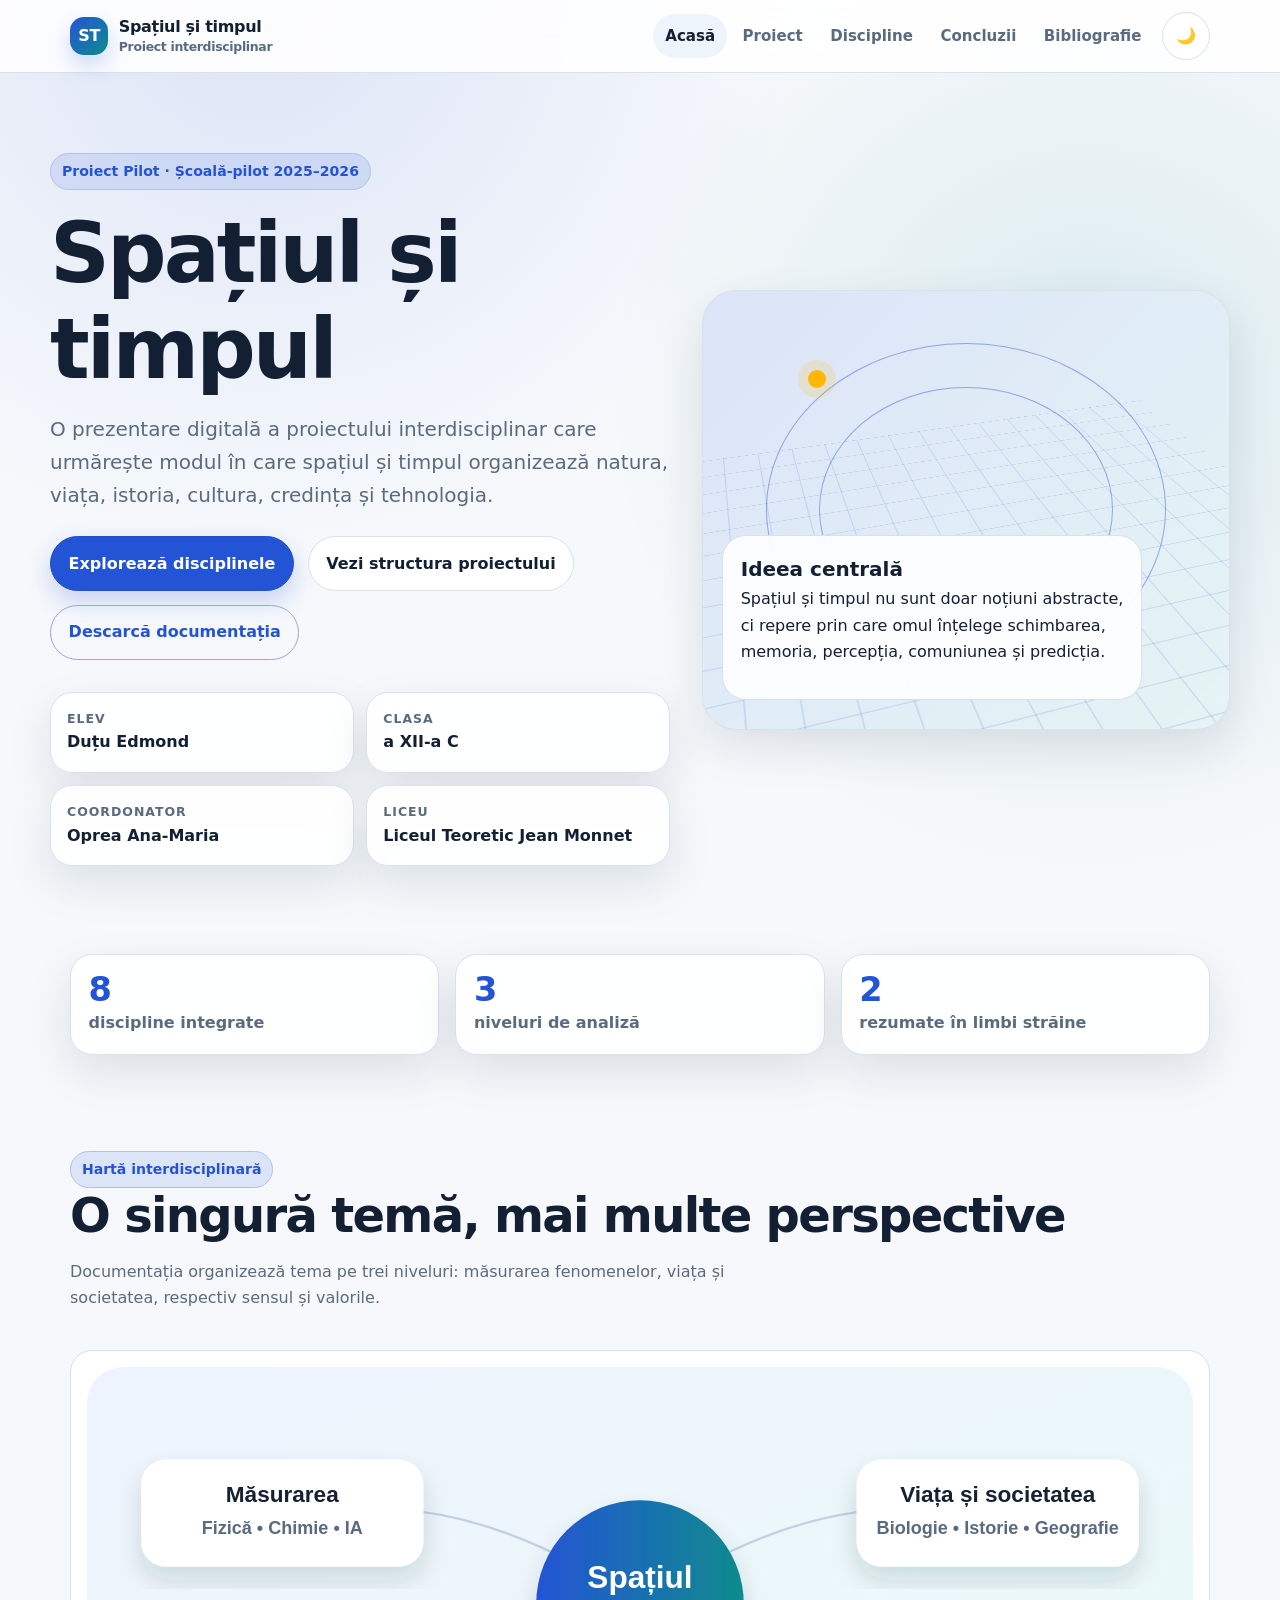
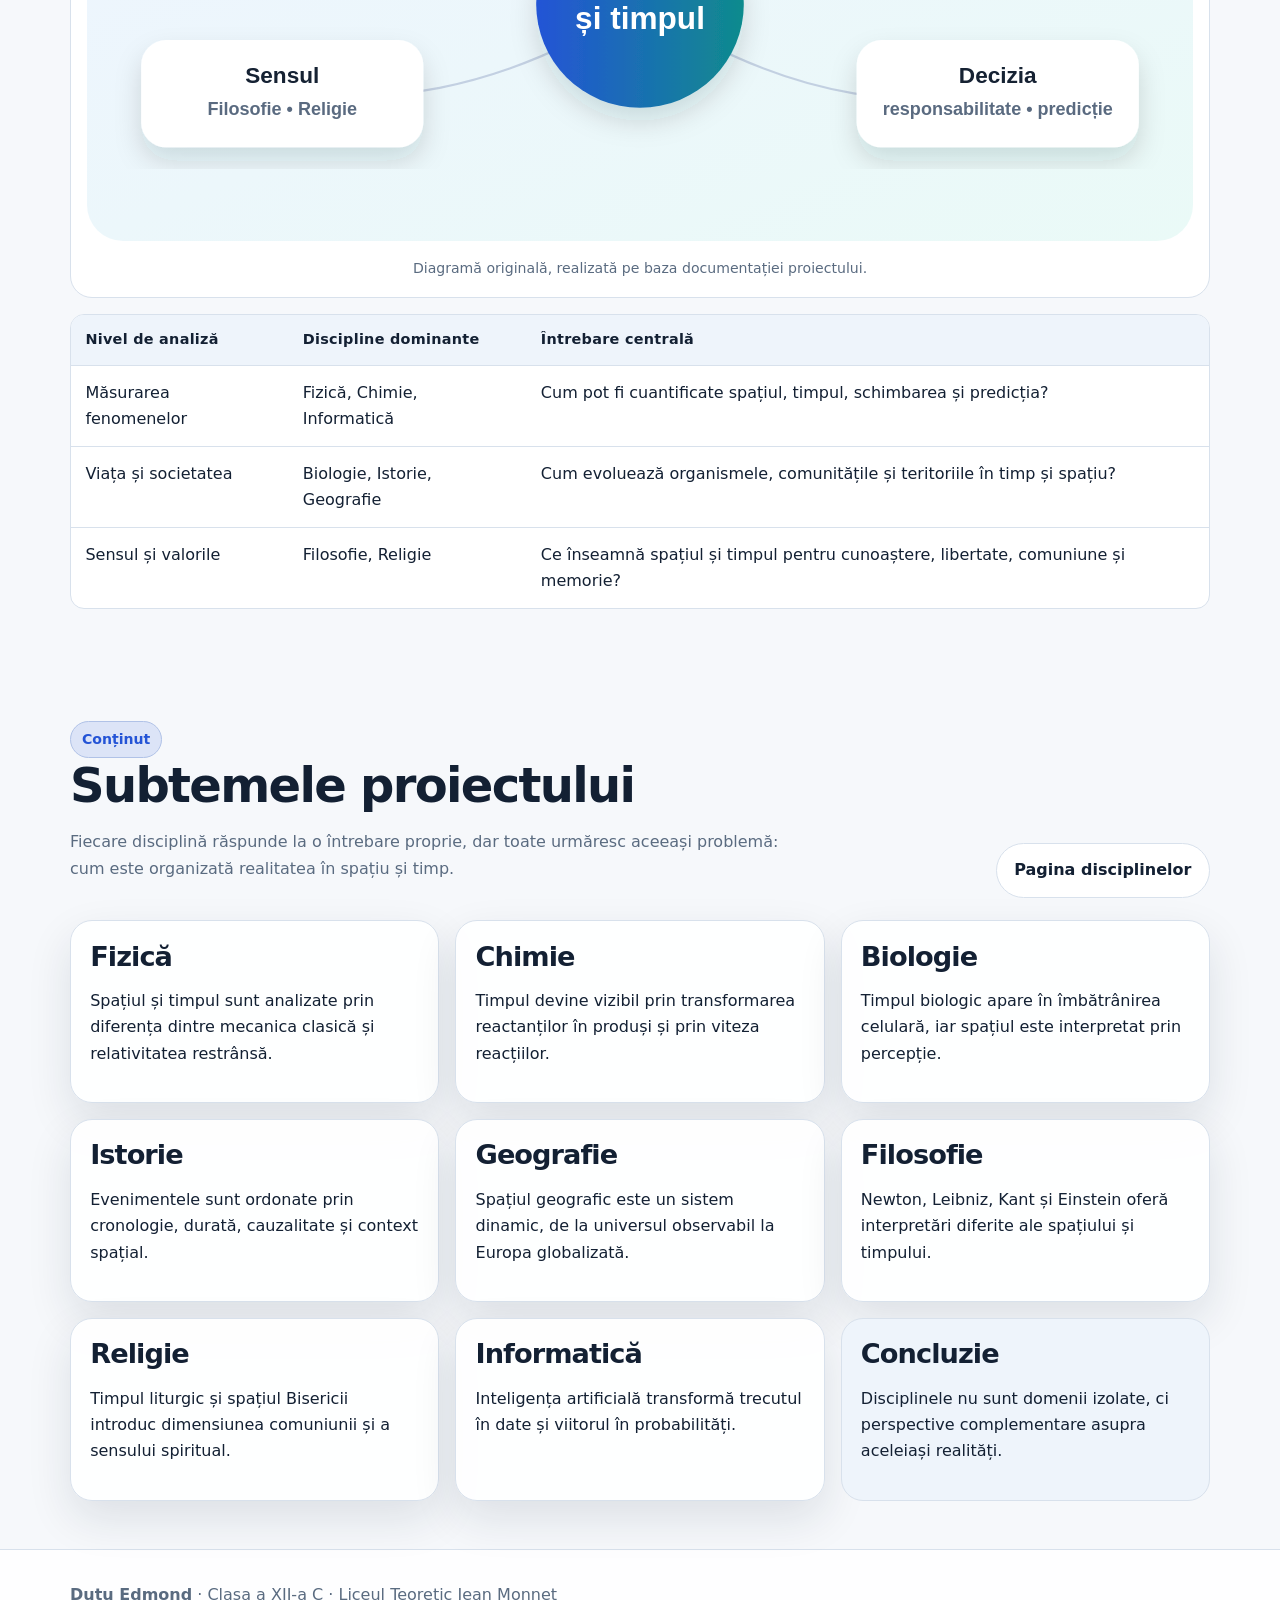
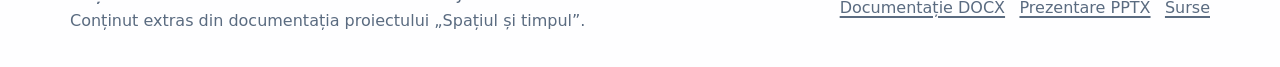
<file: index.html>
<!doctype html>
<html lang="ro">
<head>
  <meta charset="utf-8">
  <meta name="viewport" content="width=device-width, initial-scale=1">
  <title>Spațiul și timpul | Proiect interdisciplinar</title>
  <meta name="description" content="Website pentru proiectul interdisciplinar Spațiul și timpul, elev Duțu Edmond.">
  <link rel="icon" href="favicon.svg" type="image/svg+xml">
  <link rel="stylesheet" href="style.css">
</head>
<body class="">
  <a class="skip-link" href="#continut">Sari la conținut</a>
  <div class="progress" data-progress aria-hidden="true"></div>
  <header class="site-header">
  <div class="header-inner">
    <a class="logo" href="index.html" aria-label="Pagina principală">
      <span class="logo-mark">ST</span>
      <span>Spațiul și timpul<small>Proiect interdisciplinar</small></span>
    </a>
    <div class="nav-controls">
      <nav id="nav" class="main-nav" data-nav aria-label="Navigație principală">
        <a href="index.html">Acasă</a>
        <a href="proiect.html">Proiect</a>
        <a href="discipline.html">Discipline</a>
        <a href="concluzii.html">Concluzii</a>
        <a href="bibliografie.html">Bibliografie</a>
      </nav>
      <button class="icon-button" type="button" data-theme-toggle aria-label="Comută tema">🌙</button>
      <button class="menu-button" type="button" data-menu-button aria-expanded="false" aria-controls="nav">Meniu</button>
    </div>
  </div>
</header>
  <main id="continut">
    <section class="hero">
  <div class="hero-grid">
    <div>
      <span class="eyebrow">Proiect Pilot · Școală-pilot 2025–2026</span>
      <h1>Spațiul și timpul</h1>
      <p class="lead">O prezentare digitală a proiectului interdisciplinar care urmărește modul în care spațiul și timpul organizează natura, viața, istoria, cultura, credința și tehnologia.</p>
      <div class="hero-actions">
        <a class="button" href="discipline.html">Explorează disciplinele</a>
        <a class="button secondary" href="proiect.html">Vezi structura proiectului</a>
        <a class="button ghost" href="Proiect_Spatiul_si_Timpul_Dutu_Edmond.docx">Descarcă documentația</a>
      </div>
      <div class="meta-grid" aria-label="Date proiect">
        <div class="meta-item"><span class="meta-label">Elev</span><span class="meta-value">Duțu Edmond</span></div>
        <div class="meta-item"><span class="meta-label">Clasa</span><span class="meta-value">a XII-a C</span></div>
        <div class="meta-item"><span class="meta-label">Coordonator</span><span class="meta-value">Oprea Ana-Maria</span></div>
        <div class="meta-item"><span class="meta-label">Liceu</span><span class="meta-value">Liceul Teoretic Jean Monnet</span></div>
      </div>
    </div>
    <div class="visual-panel" aria-label="Vizualizare decorativă spațiu-timp">
      <div class="orbit"></div>
      <div class="orbit second"></div>
      <span class="dot"></span>
      <div class="visual-content">
        <div class="visual-card">
          <strong>Ideea centrală</strong>
          <p>Spațiul și timpul nu sunt doar noțiuni abstracte, ci repere prin care omul înțelege schimbarea, memoria, percepția, comuniunea și predicția.</p>
        </div>
      </div>
    </div>
  </div>
</section>

<section class="container compact">
  <div class="grid">
    <div class="stat-card card span-4"><span class="stat-number">8</span><span class="stat-label">discipline integrate</span></div>
    <div class="stat-card card span-4"><span class="stat-number">3</span><span class="stat-label">niveluri de analiză</span></div>
    <div class="stat-card card span-4"><span class="stat-number">2</span><span class="stat-label">rezumate în limbi străine</span></div>
  </div>
</section>

<section class="container">
  <div class="section-head">
    <div>
      <span class="eyebrow">Hartă interdisciplinară</span>
      <h2>O singură temă, mai multe perspective</h2>
      <p>Documentația organizează tema pe trei niveluri: măsurarea fenomenelor, viața și societatea, respectiv sensul și valorile.</p>
    </div>
  </div>
  <div class="diagram-card">
    <img src="diagrama-proiect.svg" alt="Hartă interdisciplinară a proiectului: măsurare, viață și societate, sens și valori, decizie">
    <p class="diagram-caption">Diagramă originală, realizată pe baza documentației proiectului.</p>
  </div>
  <div class="table-wrap" aria-label="Organizarea interdisciplinară a temei">
    <table>
      <thead><tr><th>Nivel de analiză</th><th>Discipline dominante</th><th>Întrebare centrală</th></tr></thead>
      <tbody>
        <tr><td>Măsurarea fenomenelor</td><td>Fizică, Chimie, Informatică</td><td>Cum pot fi cuantificate spațiul, timpul, schimbarea și predicția?</td></tr>
        <tr><td>Viața și societatea</td><td>Biologie, Istorie, Geografie</td><td>Cum evoluează organismele, comunitățile și teritoriile în timp și spațiu?</td></tr>
        <tr><td>Sensul și valorile</td><td>Filosofie, Religie</td><td>Ce înseamnă spațiul și timpul pentru cunoaștere, libertate, comuniune și memorie?</td></tr>
      </tbody>
    </table>
  </div>
</section>

<section class="container">
  <div class="section-head">
    <div>
      <span class="eyebrow">Conținut</span>
      <h2>Subtemele proiectului</h2>
      <p>Fiecare disciplină răspunde la o întrebare proprie, dar toate urmăresc aceeași problemă: cum este organizată realitatea în spațiu și timp.</p>
    </div>
    <a class="button secondary" href="discipline.html">Pagina disciplinelor</a>
  </div>
  <div class="grid">
    <article class="card span-4"><h3>Fizică</h3><p>Spațiul și timpul sunt analizate prin diferența dintre mecanica clasică și relativitatea restrânsă.</p></article>
    <article class="card span-4"><h3>Chimie</h3><p>Timpul devine vizibil prin transformarea reactanților în produși și prin viteza reacțiilor.</p></article>
    <article class="card span-4"><h3>Biologie</h3><p>Timpul biologic apare în îmbătrânirea celulară, iar spațiul este interpretat prin percepție.</p></article>
    <article class="card span-4"><h3>Istorie</h3><p>Evenimentele sunt ordonate prin cronologie, durată, cauzalitate și context spațial.</p></article>
    <article class="card span-4"><h3>Geografie</h3><p>Spațiul geografic este un sistem dinamic, de la universul observabil la Europa globalizată.</p></article>
    <article class="card span-4"><h3>Filosofie</h3><p>Newton, Leibniz, Kant și Einstein oferă interpretări diferite ale spațiului și timpului.</p></article>
    <article class="card span-4"><h3>Religie</h3><p>Timpul liturgic și spațiul Bisericii introduc dimensiunea comuniunii și a sensului spiritual.</p></article>
    <article class="card span-4"><h3>Informatică</h3><p>Inteligența artificială transformă trecutul în date și viitorul în probabilități.</p></article>
    <article class="card span-4 soft"><h3>Concluzie</h3><p>Disciplinele nu sunt domenii izolate, ci perspective complementare asupra aceleiași realități.</p></article>
  </div>
</section>
  </main>
  <footer class="footer">
  <div class="footer-inner">
    <div>
      <strong>Duțu Edmond</strong> · Clasa a XII-a C · Liceul Teoretic Jean Monnet<br>
      <span>Conținut extras din documentația proiectului „Spațiul și timpul”.</span>
    </div>
    <div class="footer-links">
      <a href="Proiect_Spatiul_si_Timpul_Dutu_Edmond.docx">Documentație DOCX</a>
      <a href="Prezentare_Spatiul_si_Timpul_Dutu_Edmond.pptx">Prezentare PPTX</a>
      <a href="bibliografie.html">Surse</a>
    </div>
  </div>
</footer>
  <script src="script.js"></script>
</body>
</html>
</file>
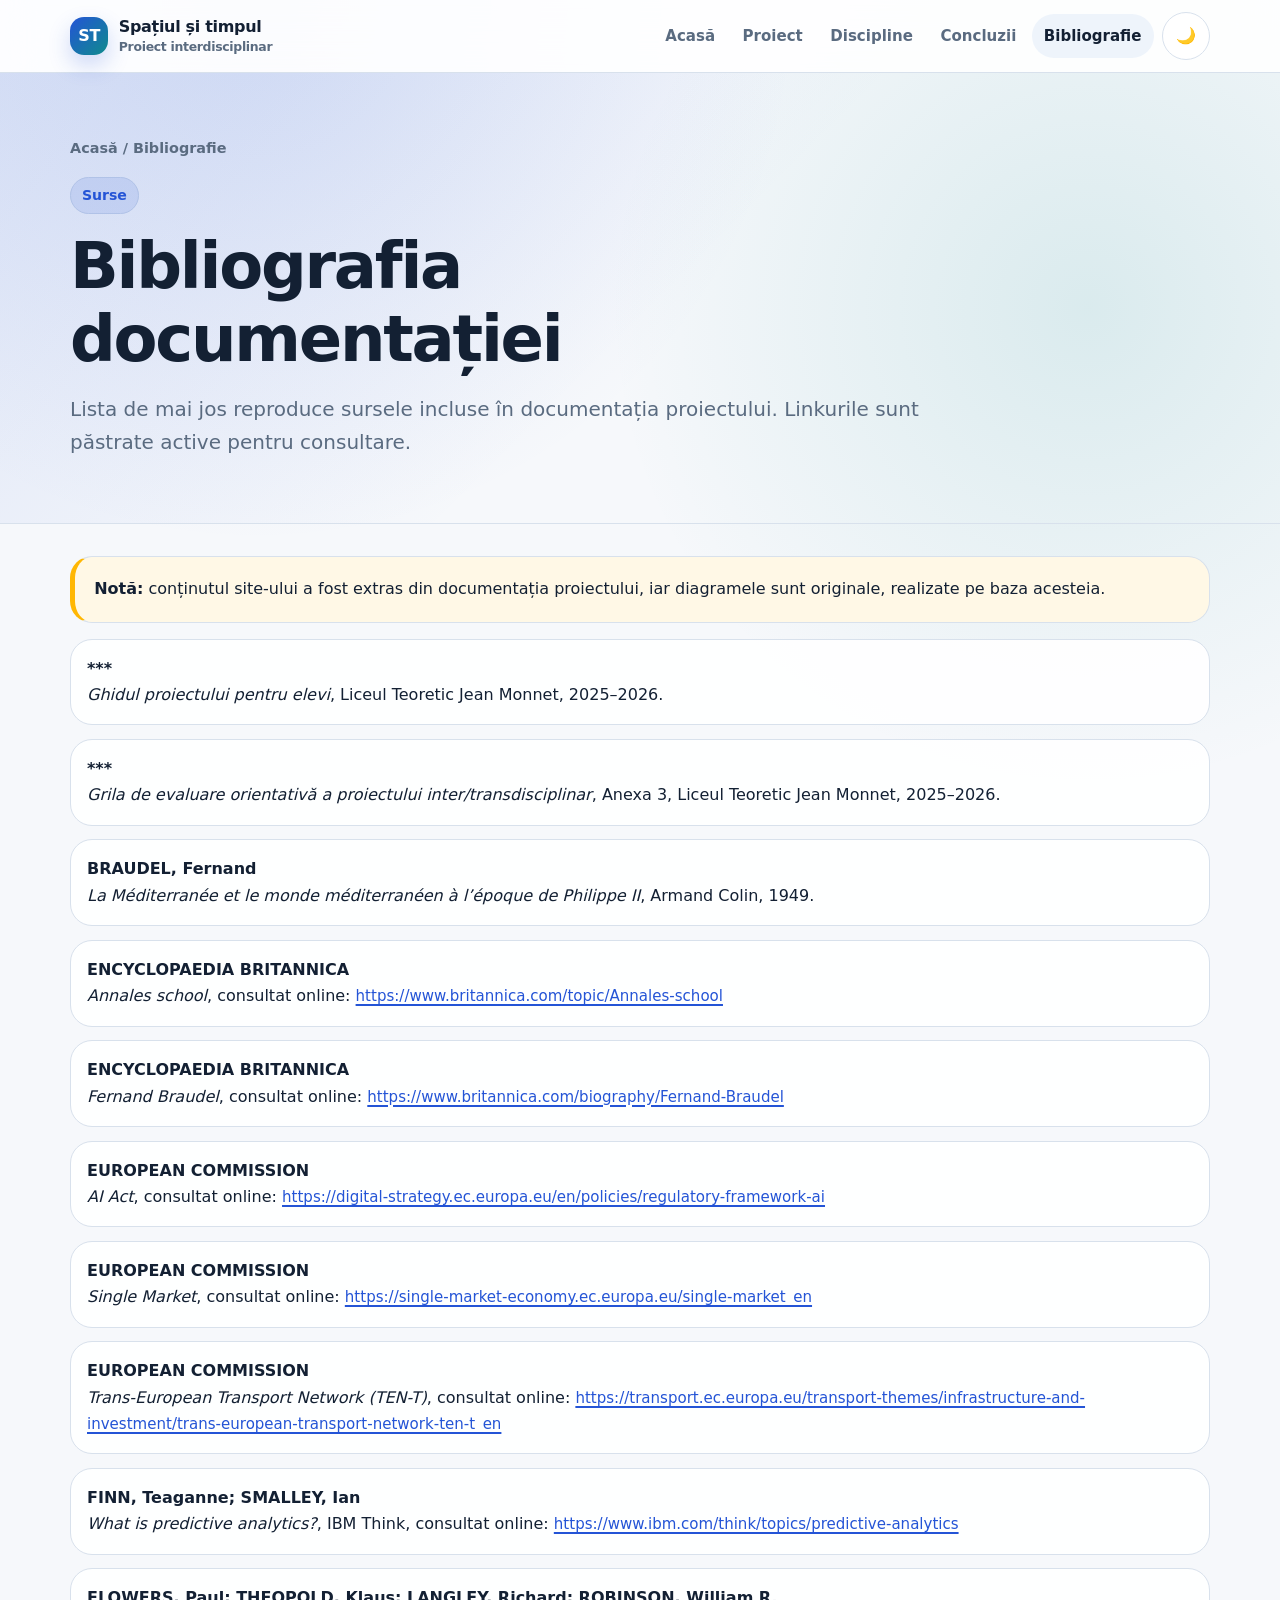
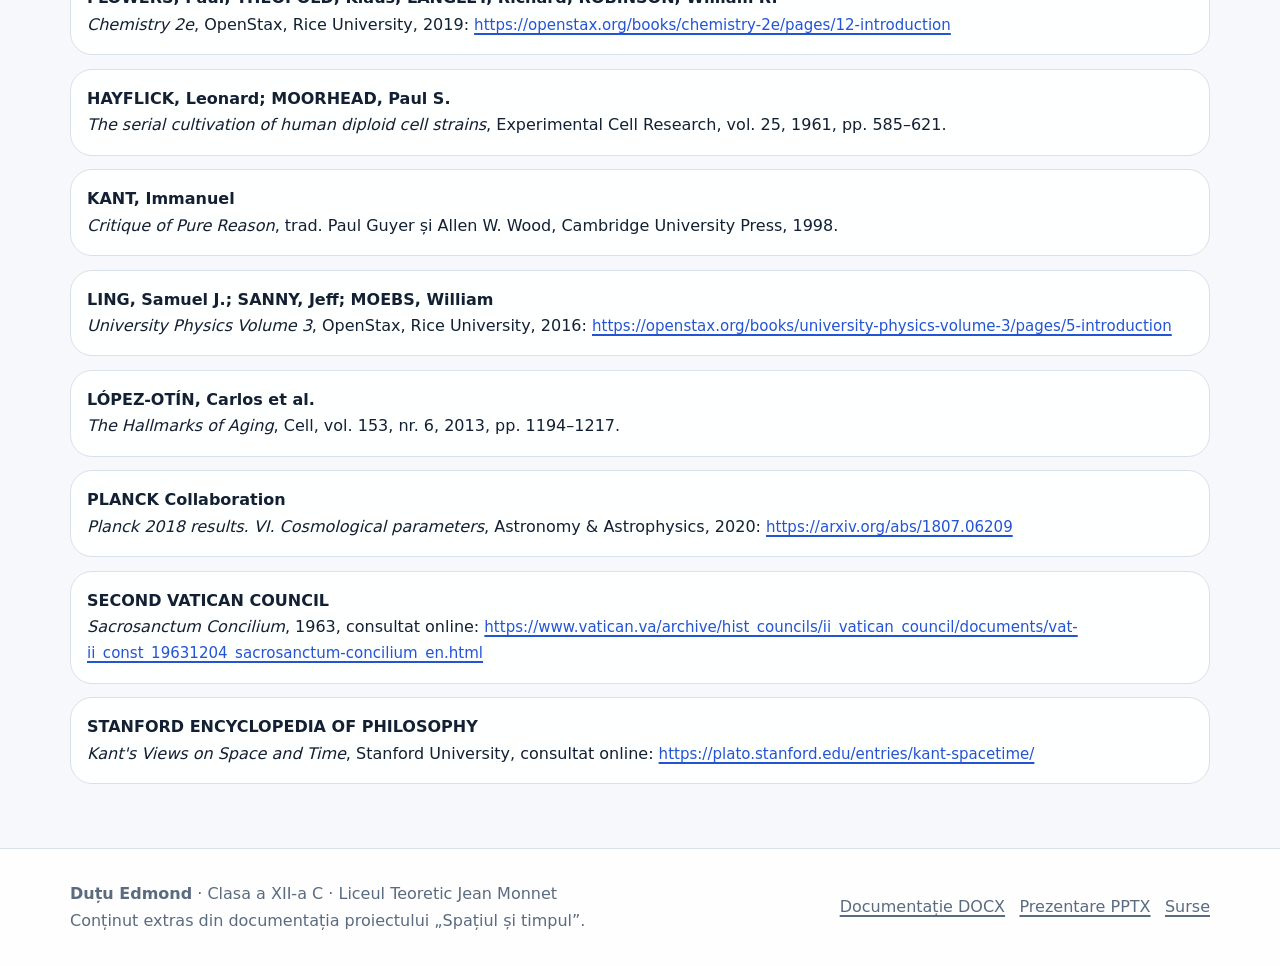
<file: bibliografie.html>
<!doctype html>
<html lang="ro">
<head>
  <meta charset="utf-8">
  <meta name="viewport" content="width=device-width, initial-scale=1">
  <title>Bibliografie | Spațiul și timpul</title>
  <meta name="description" content="Bibliografia documentației proiectului Spațiul și timpul.">
  <link rel="icon" href="favicon.svg" type="image/svg+xml">
  <link rel="stylesheet" href="style.css">
</head>
<body class="">
  <a class="skip-link" href="#continut">Sari la conținut</a>
  <div class="progress" data-progress aria-hidden="true"></div>
  <header class="site-header">
  <div class="header-inner">
    <a class="logo" href="index.html" aria-label="Pagina principală">
      <span class="logo-mark">ST</span>
      <span>Spațiul și timpul<small>Proiect interdisciplinar</small></span>
    </a>
    <div class="nav-controls">
      <nav id="nav" class="main-nav" data-nav aria-label="Navigație principală">
        <a href="index.html">Acasă</a>
        <a href="proiect.html">Proiect</a>
        <a href="discipline.html">Discipline</a>
        <a href="concluzii.html">Concluzii</a>
        <a href="bibliografie.html">Bibliografie</a>
      </nav>
      <button class="icon-button" type="button" data-theme-toggle aria-label="Comută tema">🌙</button>
      <button class="menu-button" type="button" data-menu-button aria-expanded="false" aria-controls="nav">Meniu</button>
    </div>
  </div>
</header>
  <main id="continut">
    <section class="page-hero">
  <div class="page-hero-inner">
    <div class="breadcrumb"><a href="index.html">Acasă</a> / Bibliografie</div>
    <span class="eyebrow">Surse</span>
    <h1 class="page-title">Bibliografia documentației</h1>
    <p class="lead">Lista de mai jos reproduce sursele incluse în documentația proiectului. Linkurile sunt păstrate active pentru consultare.</p>
  </div>
</section>

<section class="container compact">
  <div class="callout accent"><strong>Notă:</strong> conținutul site-ului a fost extras din documentația proiectului, iar diagramele sunt originale, realizate pe baza acesteia.</div>

  <ol class="source-list">
    <li class="source-card"><strong>***</strong><em>Ghidul proiectului pentru elevi</em>, Liceul Teoretic Jean Monnet, 2025–2026.</li>
    <li class="source-card"><strong>***</strong><em>Grila de evaluare orientativă a proiectului inter/transdisciplinar</em>, Anexa 3, Liceul Teoretic Jean Monnet, 2025–2026.</li>
    <li class="source-card"><strong>BRAUDEL, Fernand</strong><em>La Méditerranée et le monde méditerranéen à l’époque de Philippe II</em>, Armand Colin, 1949.</li>
    <li class="source-card"><strong>ENCYCLOPAEDIA BRITANNICA</strong><em>Annales school</em>, consultat online: <a class="source-link" href="https://www.britannica.com/topic/Annales-school" target="_blank" rel="noopener noreferrer">https://www.britannica.com/topic/Annales-school</a></li>
    <li class="source-card"><strong>ENCYCLOPAEDIA BRITANNICA</strong><em>Fernand Braudel</em>, consultat online: <a class="source-link" href="https://www.britannica.com/biography/Fernand-Braudel" target="_blank" rel="noopener noreferrer">https://www.britannica.com/biography/Fernand-Braudel</a></li>
    <li class="source-card"><strong>EUROPEAN COMMISSION</strong><em>AI Act</em>, consultat online: <a class="source-link" href="https://digital-strategy.ec.europa.eu/en/policies/regulatory-framework-ai" target="_blank" rel="noopener noreferrer">https://digital-strategy.ec.europa.eu/en/policies/regulatory-framework-ai</a></li>
    <li class="source-card"><strong>EUROPEAN COMMISSION</strong><em>Single Market</em>, consultat online: <a class="source-link" href="https://single-market-economy.ec.europa.eu/single-market_en" target="_blank" rel="noopener noreferrer">https://single-market-economy.ec.europa.eu/single-market_en</a></li>
    <li class="source-card"><strong>EUROPEAN COMMISSION</strong><em>Trans-European Transport Network (TEN-T)</em>, consultat online: <a class="source-link" href="https://transport.ec.europa.eu/transport-themes/infrastructure-and-investment/trans-european-transport-network-ten-t_en" target="_blank" rel="noopener noreferrer">https://transport.ec.europa.eu/transport-themes/infrastructure-and-investment/trans-european-transport-network-ten-t_en</a></li>
    <li class="source-card"><strong>FINN, Teaganne; SMALLEY, Ian</strong><em>What is predictive analytics?</em>, IBM Think, consultat online: <a class="source-link" href="https://www.ibm.com/think/topics/predictive-analytics" target="_blank" rel="noopener noreferrer">https://www.ibm.com/think/topics/predictive-analytics</a></li>
    <li class="source-card"><strong>FLOWERS, Paul; THEOPOLD, Klaus; LANGLEY, Richard; ROBINSON, William R.</strong><em>Chemistry 2e</em>, OpenStax, Rice University, 2019: <a class="source-link" href="https://openstax.org/books/chemistry-2e/pages/12-introduction" target="_blank" rel="noopener noreferrer">https://openstax.org/books/chemistry-2e/pages/12-introduction</a></li>
    <li class="source-card"><strong>HAYFLICK, Leonard; MOORHEAD, Paul S.</strong><em>The serial cultivation of human diploid cell strains</em>, Experimental Cell Research, vol. 25, 1961, pp. 585–621.</li>
    <li class="source-card"><strong>KANT, Immanuel</strong><em>Critique of Pure Reason</em>, trad. Paul Guyer și Allen W. Wood, Cambridge University Press, 1998.</li>
    <li class="source-card"><strong>LING, Samuel J.; SANNY, Jeff; MOEBS, William</strong><em>University Physics Volume 3</em>, OpenStax, Rice University, 2016: <a class="source-link" href="https://openstax.org/books/university-physics-volume-3/pages/5-introduction" target="_blank" rel="noopener noreferrer">https://openstax.org/books/university-physics-volume-3/pages/5-introduction</a></li>
    <li class="source-card"><strong>LÓPEZ-OTÍN, Carlos et al.</strong><em>The Hallmarks of Aging</em>, Cell, vol. 153, nr. 6, 2013, pp. 1194–1217.</li>
    <li class="source-card"><strong>PLANCK Collaboration</strong><em>Planck 2018 results. VI. Cosmological parameters</em>, Astronomy & Astrophysics, 2020: <a class="source-link" href="https://arxiv.org/abs/1807.06209" target="_blank" rel="noopener noreferrer">https://arxiv.org/abs/1807.06209</a></li>
    <li class="source-card"><strong>SECOND VATICAN COUNCIL</strong><em>Sacrosanctum Concilium</em>, 1963, consultat online: <a class="source-link" href="https://www.vatican.va/archive/hist_councils/ii_vatican_council/documents/vat-ii_const_19631204_sacrosanctum-concilium_en.html" target="_blank" rel="noopener noreferrer">https://www.vatican.va/archive/hist_councils/ii_vatican_council/documents/vat-ii_const_19631204_sacrosanctum-concilium_en.html</a></li>
    <li class="source-card"><strong>STANFORD ENCYCLOPEDIA OF PHILOSOPHY</strong><em>Kant's Views on Space and Time</em>, Stanford University, consultat online: <a class="source-link" href="https://plato.stanford.edu/entries/kant-spacetime/" target="_blank" rel="noopener noreferrer">https://plato.stanford.edu/entries/kant-spacetime/</a></li>
  </ol>
</section>
  </main>
  <footer class="footer">
  <div class="footer-inner">
    <div>
      <strong>Duțu Edmond</strong> · Clasa a XII-a C · Liceul Teoretic Jean Monnet<br>
      <span>Conținut extras din documentația proiectului „Spațiul și timpul”.</span>
    </div>
    <div class="footer-links">
      <a href="Proiect_Spatiul_si_Timpul_Dutu_Edmond.docx">Documentație DOCX</a>
      <a href="Prezentare_Spatiul_si_Timpul_Dutu_Edmond.pptx">Prezentare PPTX</a>
      <a href="bibliografie.html">Surse</a>
    </div>
  </div>
</footer>
  <script src="script.js"></script>
</body>
</html>
</file>
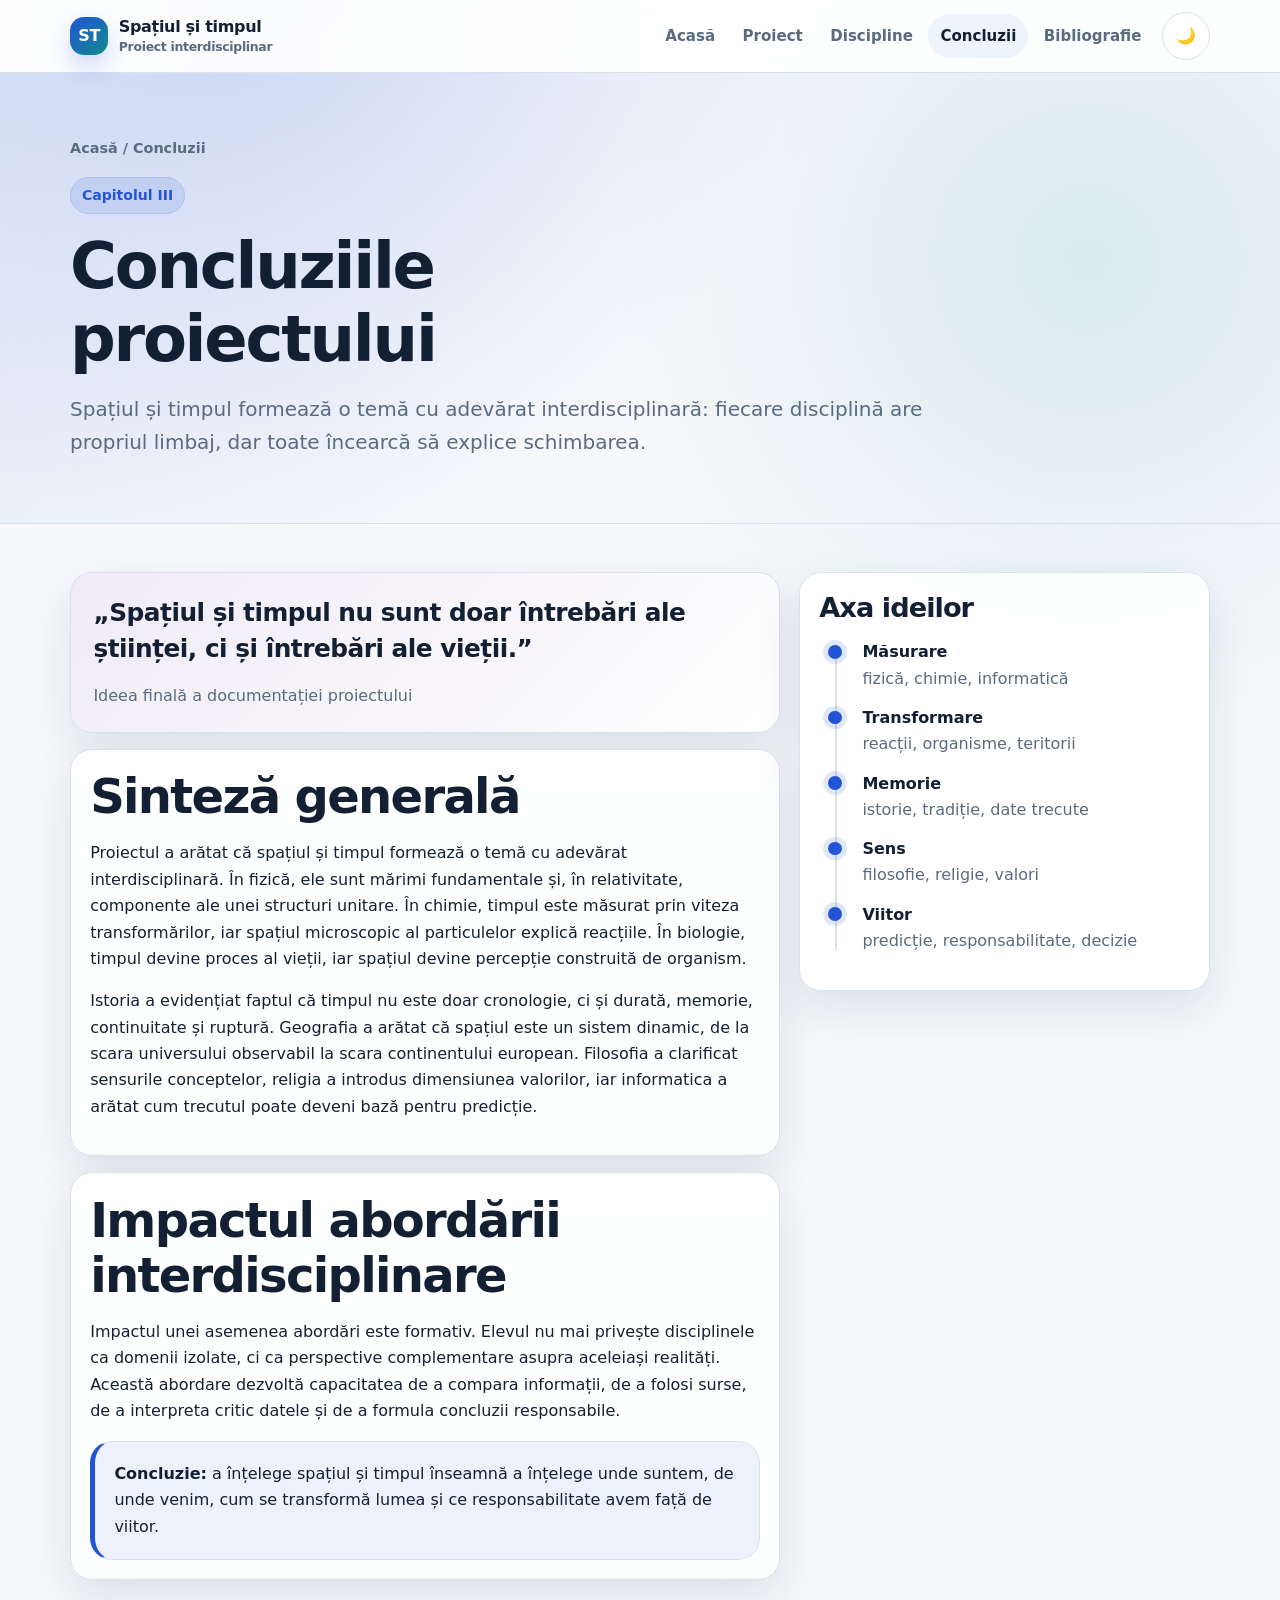
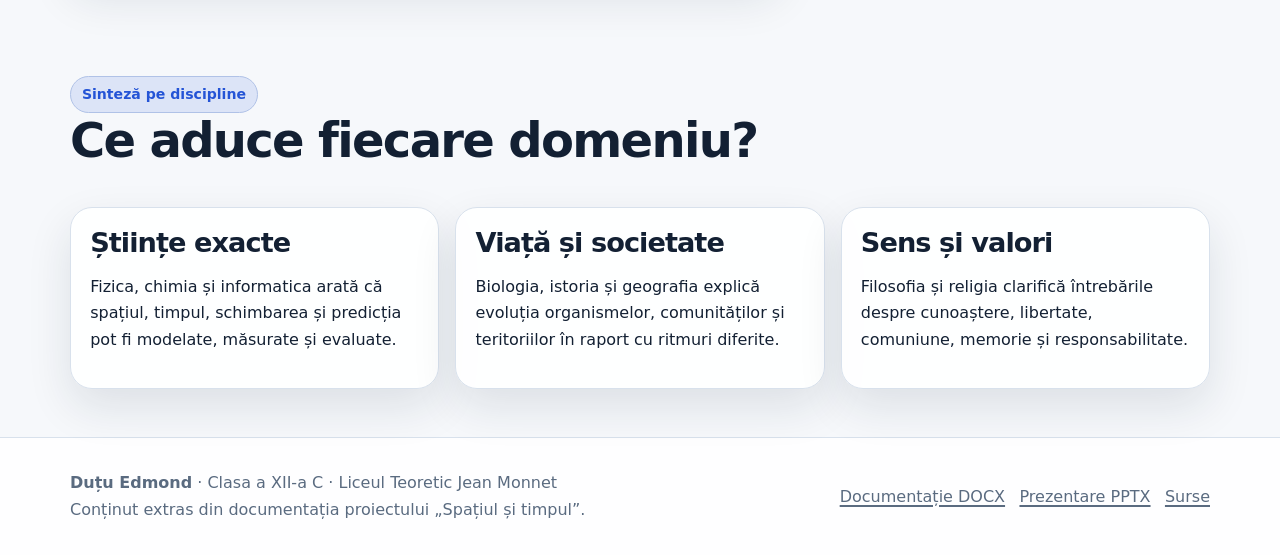
<file: concluzii.html>
<!doctype html>
<html lang="ro">
<head>
  <meta charset="utf-8">
  <meta name="viewport" content="width=device-width, initial-scale=1">
  <title>Concluzii | Spațiul și timpul</title>
  <meta name="description" content="Concluziile proiectului interdisciplinar Spațiul și timpul.">
  <link rel="icon" href="favicon.svg" type="image/svg+xml">
  <link rel="stylesheet" href="style.css">
</head>
<body class="">
  <a class="skip-link" href="#continut">Sari la conținut</a>
  <div class="progress" data-progress aria-hidden="true"></div>
  <header class="site-header">
  <div class="header-inner">
    <a class="logo" href="index.html" aria-label="Pagina principală">
      <span class="logo-mark">ST</span>
      <span>Spațiul și timpul<small>Proiect interdisciplinar</small></span>
    </a>
    <div class="nav-controls">
      <nav id="nav" class="main-nav" data-nav aria-label="Navigație principală">
        <a href="index.html">Acasă</a>
        <a href="proiect.html">Proiect</a>
        <a href="discipline.html">Discipline</a>
        <a href="concluzii.html">Concluzii</a>
        <a href="bibliografie.html">Bibliografie</a>
      </nav>
      <button class="icon-button" type="button" data-theme-toggle aria-label="Comută tema">🌙</button>
      <button class="menu-button" type="button" data-menu-button aria-expanded="false" aria-controls="nav">Meniu</button>
    </div>
  </div>
</header>
  <main id="continut">
    <section class="page-hero">
  <div class="page-hero-inner">
    <div class="breadcrumb"><a href="index.html">Acasă</a> / Concluzii</div>
    <span class="eyebrow">Capitolul III</span>
    <h1 class="page-title">Concluziile proiectului</h1>
    <p class="lead">Spațiul și timpul formează o temă cu adevărat interdisciplinară: fiecare disciplină are propriul limbaj, dar toate încearcă să explice schimbarea.</p>
  </div>
</section>

<section class="container two-col">
  <div>
    <article class="quote-card">
      <blockquote>„Spațiul și timpul nu sunt doar întrebări ale științei, ci și întrebări ale vieții.”</blockquote>
      <cite>Ideea finală a documentației proiectului</cite>
    </article>

    <article class="card" style="margin-top:1rem">
      <h2>Sinteză generală</h2>
      <p>Proiectul a arătat că spațiul și timpul formează o temă cu adevărat interdisciplinară. În fizică, ele sunt mărimi fundamentale și, în relativitate, componente ale unei structuri unitare. În chimie, timpul este măsurat prin viteza transformărilor, iar spațiul microscopic al particulelor explică reacțiile. În biologie, timpul devine proces al vieții, iar spațiul devine percepție construită de organism.</p>
      <p>Istoria a evidențiat faptul că timpul nu este doar cronologie, ci și durată, memorie, continuitate și ruptură. Geografia a arătat că spațiul este un sistem dinamic, de la scara universului observabil la scara continentului european. Filosofia a clarificat sensurile conceptelor, religia a introdus dimensiunea valorilor, iar informatica a arătat cum trecutul poate deveni bază pentru predicție.</p>
    </article>

    <article class="card" style="margin-top:1rem">
      <h2>Impactul abordării interdisciplinare</h2>
      <p>Impactul unei asemenea abordări este formativ. Elevul nu mai privește disciplinele ca domenii izolate, ci ca perspective complementare asupra aceleiași realități. Această abordare dezvoltă capacitatea de a compara informații, de a folosi surse, de a interpreta critic datele și de a formula concluzii responsabile.</p>
      <div class="callout"><strong>Concluzie:</strong> a înțelege spațiul și timpul înseamnă a înțelege unde suntem, de unde venim, cum se transformă lumea și ce responsabilitate avem față de viitor.</div>
    </article>
  </div>

  <aside class="sticky-card">
    <div class="card">
      <h3>Axa ideilor</h3>
      <div class="timeline">
        <div class="timeline-item"><strong>Măsurare</strong><span>fizică, chimie, informatică</span></div>
        <div class="timeline-item"><strong>Transformare</strong><span>reacții, organisme, teritorii</span></div>
        <div class="timeline-item"><strong>Memorie</strong><span>istorie, tradiție, date trecute</span></div>
        <div class="timeline-item"><strong>Sens</strong><span>filosofie, religie, valori</span></div>
        <div class="timeline-item"><strong>Viitor</strong><span>predicție, responsabilitate, decizie</span></div>
      </div>
    </div>
  </aside>
</section>

<section class="container">
  <div class="section-head"><div><span class="eyebrow">Sinteză pe discipline</span><h2>Ce aduce fiecare domeniu?</h2></div></div>
  <div class="grid">
    <div class="card span-4"><h3>Științe exacte</h3><p>Fizica, chimia și informatica arată că spațiul, timpul, schimbarea și predicția pot fi modelate, măsurate și evaluate.</p></div>
    <div class="card span-4"><h3>Viață și societate</h3><p>Biologia, istoria și geografia explică evoluția organismelor, comunităților și teritoriilor în raport cu ritmuri diferite.</p></div>
    <div class="card span-4"><h3>Sens și valori</h3><p>Filosofia și religia clarifică întrebările despre cunoaștere, libertate, comuniune, memorie și responsabilitate.</p></div>
  </div>
</section>
  </main>
  <footer class="footer">
  <div class="footer-inner">
    <div>
      <strong>Duțu Edmond</strong> · Clasa a XII-a C · Liceul Teoretic Jean Monnet<br>
      <span>Conținut extras din documentația proiectului „Spațiul și timpul”.</span>
    </div>
    <div class="footer-links">
      <a href="Proiect_Spatiul_si_Timpul_Dutu_Edmond.docx">Documentație DOCX</a>
      <a href="Prezentare_Spatiul_si_Timpul_Dutu_Edmond.pptx">Prezentare PPTX</a>
      <a href="bibliografie.html">Surse</a>
    </div>
  </div>
</footer>
  <script src="script.js"></script>
</body>
</html>
</file>
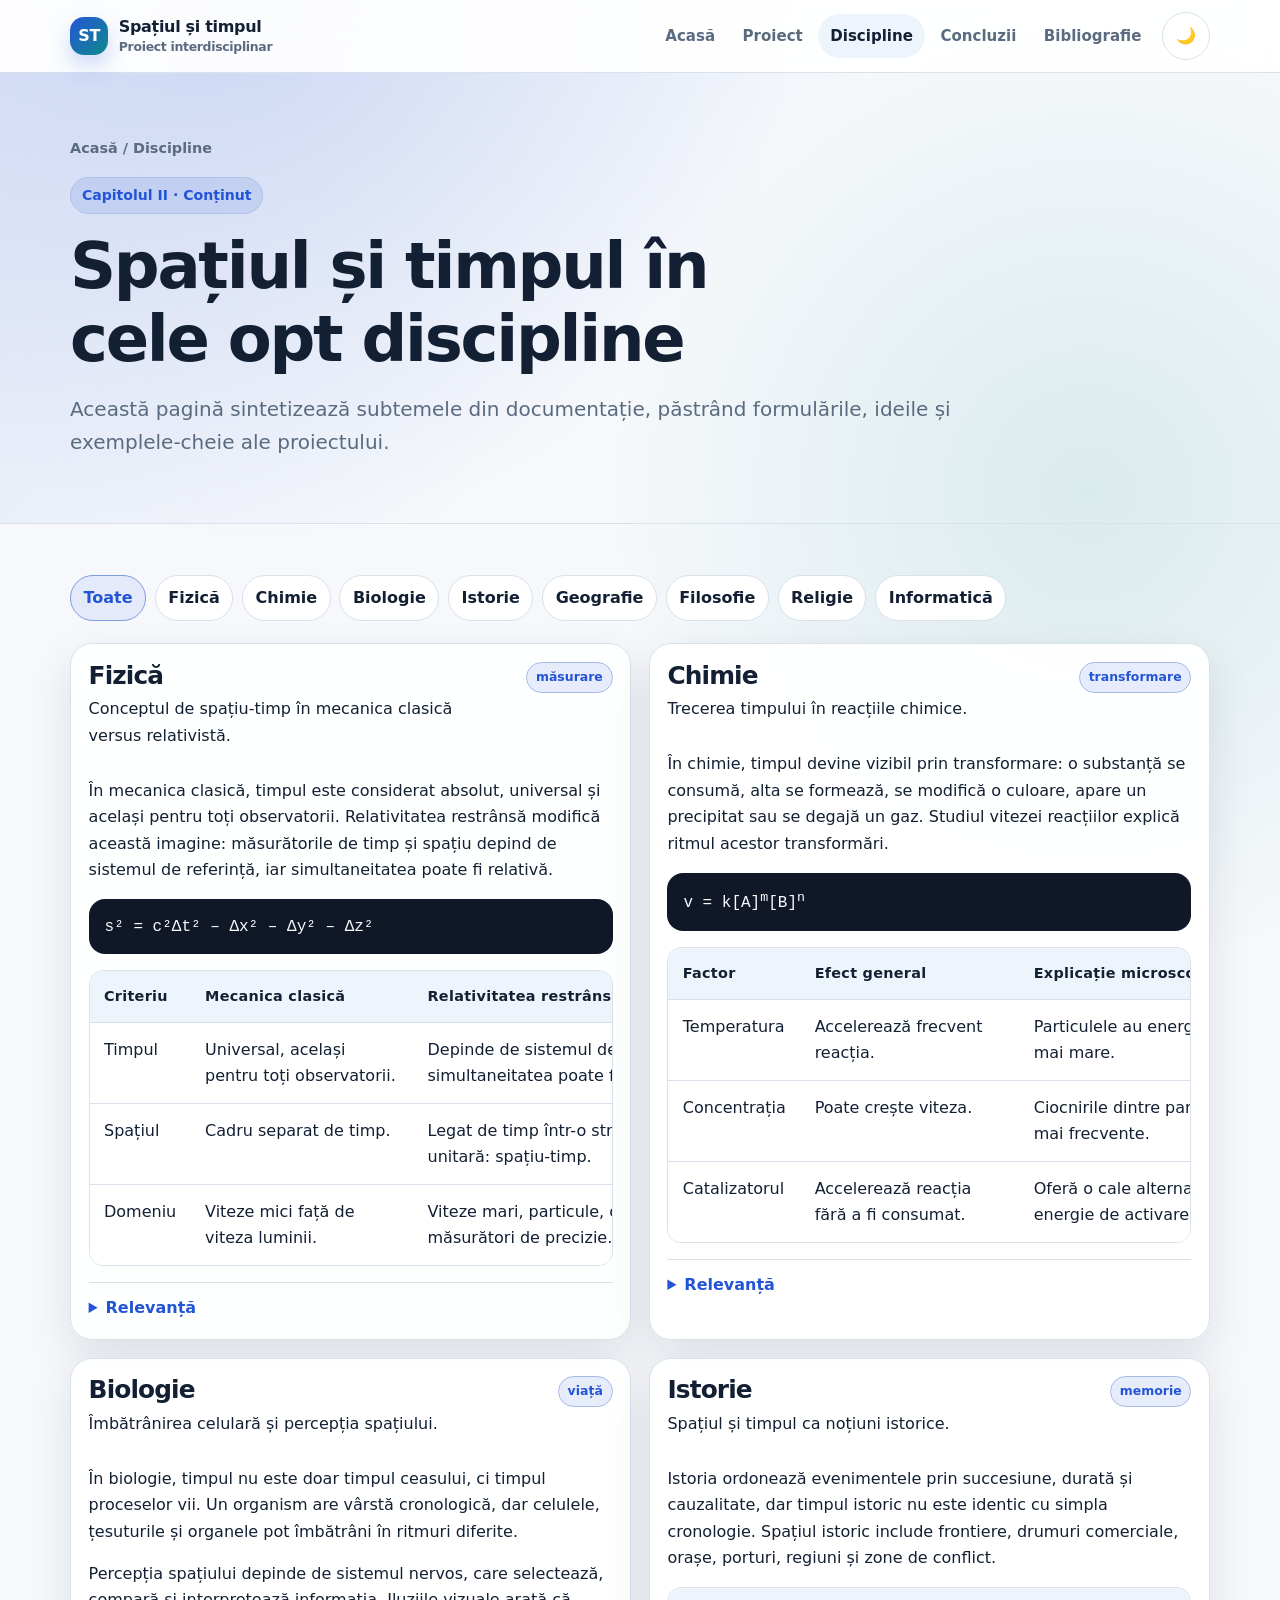
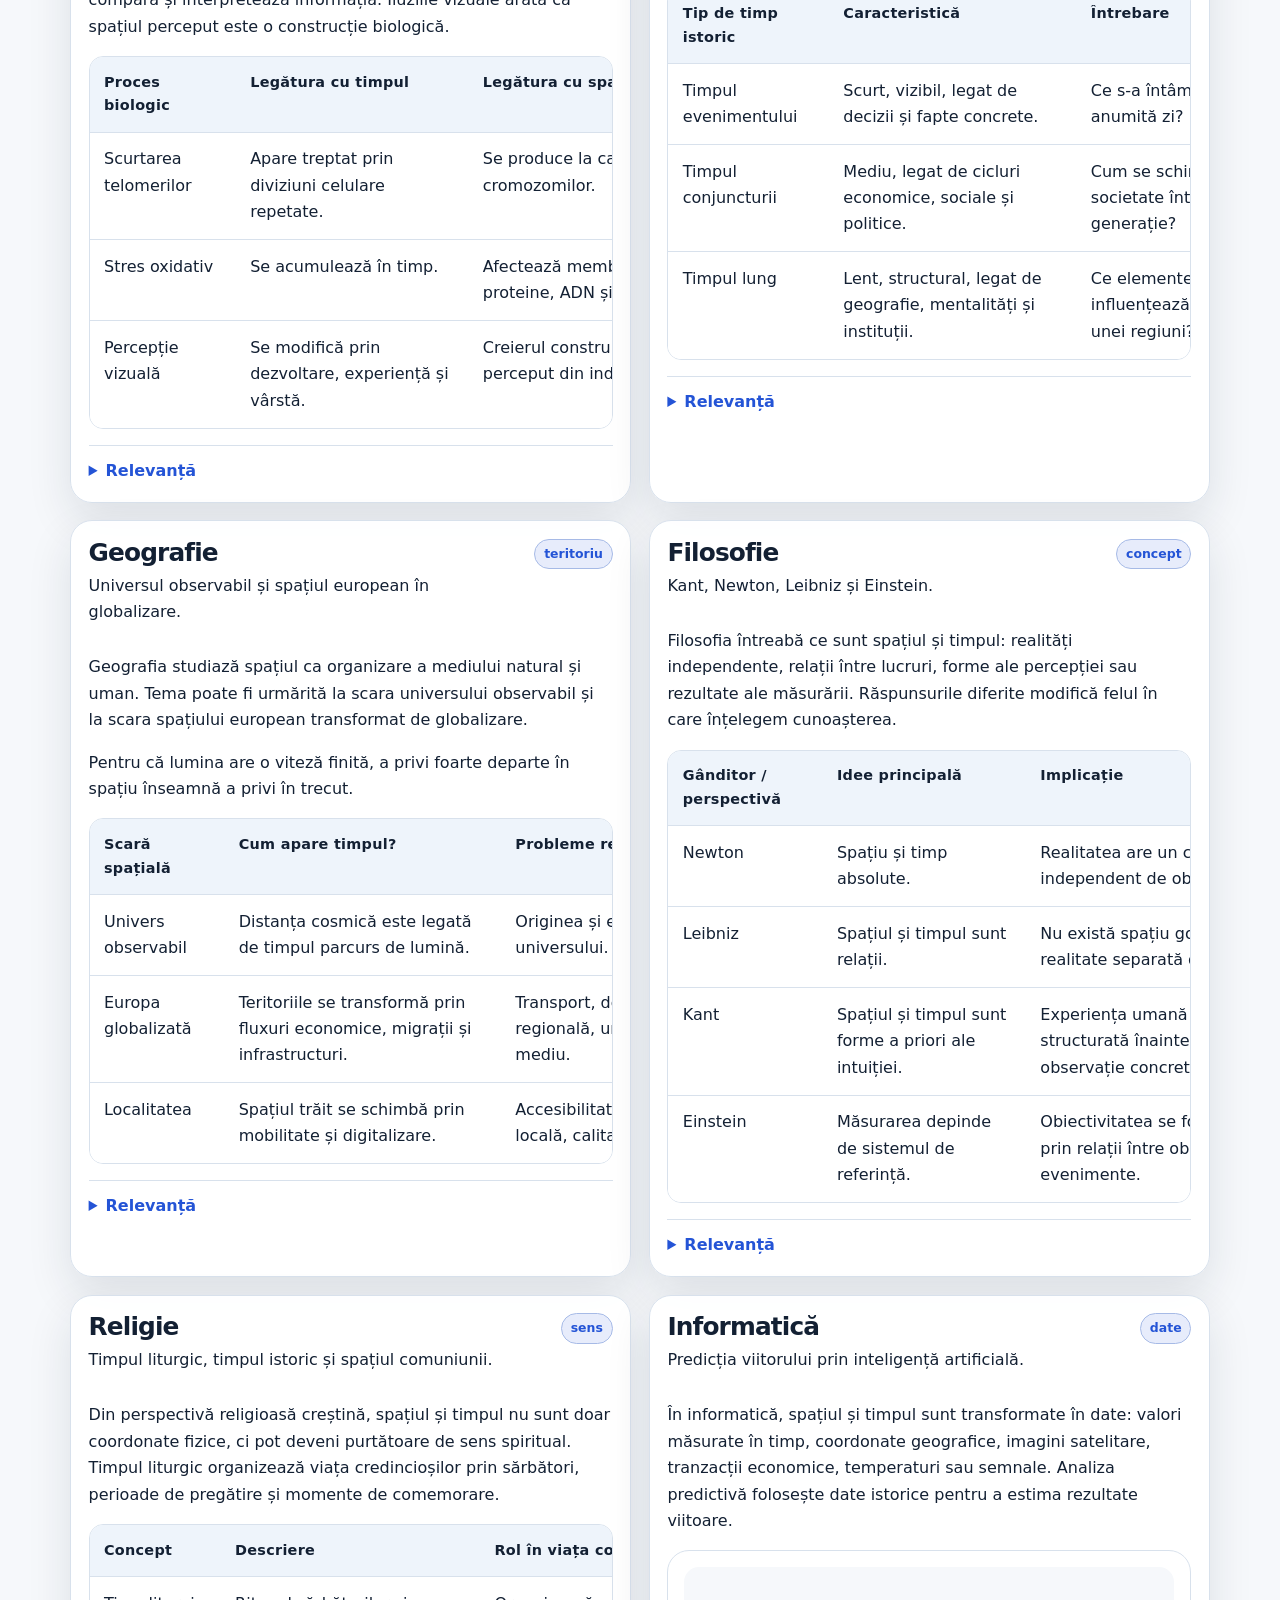
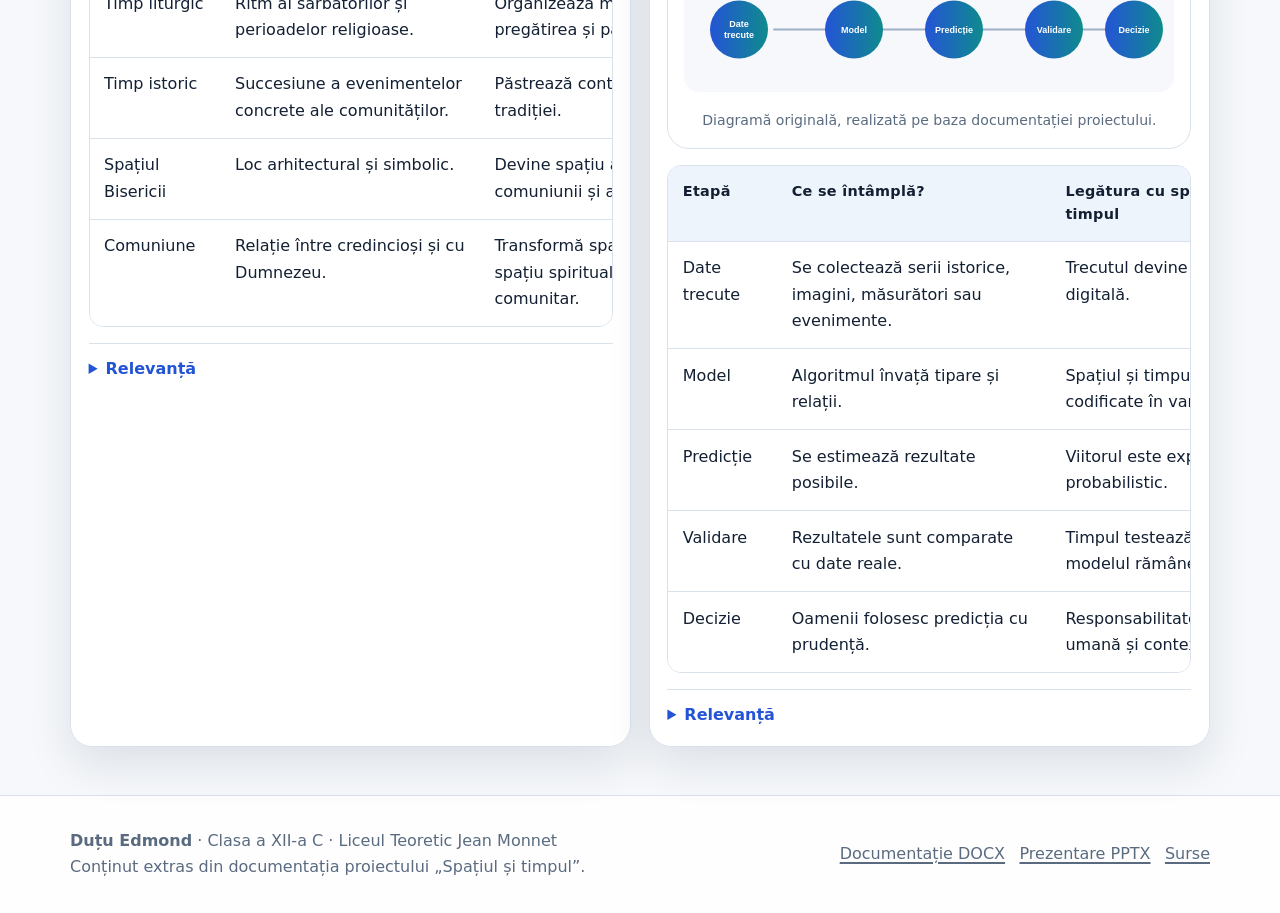
<file: discipline.html>
<!doctype html>
<html lang="ro">
<head>
  <meta charset="utf-8">
  <meta name="viewport" content="width=device-width, initial-scale=1">
  <title>Discipline | Spațiul și timpul</title>
  <meta name="description" content="Sinteza subtemelor proiectului pe discipline: fizică, chimie, biologie, istorie, geografie, filosofie, religie și informatică.">
  <link rel="icon" href="favicon.svg" type="image/svg+xml">
  <link rel="stylesheet" href="style.css">
</head>
<body class="">
  <a class="skip-link" href="#continut">Sari la conținut</a>
  <div class="progress" data-progress aria-hidden="true"></div>
  <header class="site-header">
  <div class="header-inner">
    <a class="logo" href="index.html" aria-label="Pagina principală">
      <span class="logo-mark">ST</span>
      <span>Spațiul și timpul<small>Proiect interdisciplinar</small></span>
    </a>
    <div class="nav-controls">
      <nav id="nav" class="main-nav" data-nav aria-label="Navigație principală">
        <a href="index.html">Acasă</a>
        <a href="proiect.html">Proiect</a>
        <a href="discipline.html">Discipline</a>
        <a href="concluzii.html">Concluzii</a>
        <a href="bibliografie.html">Bibliografie</a>
      </nav>
      <button class="icon-button" type="button" data-theme-toggle aria-label="Comută tema">🌙</button>
      <button class="menu-button" type="button" data-menu-button aria-expanded="false" aria-controls="nav">Meniu</button>
    </div>
  </div>
</header>
  <main id="continut">
    <section class="page-hero">
  <div class="page-hero-inner">
    <div class="breadcrumb"><a href="index.html">Acasă</a> / Discipline</div>
    <span class="eyebrow">Capitolul II · Conținut</span>
    <h1 class="page-title">Spațiul și timpul în cele opt discipline</h1>
    <p class="lead">Această pagină sintetizează subtemele din documentație, păstrând formulările, ideile și exemplele-cheie ale proiectului.</p>
  </div>
</section>

<section class="container compact">
  <div class="filter-bar" aria-label="Filtrare discipline">
    <button class="filter-button" data-filter="toate" aria-pressed="true">Toate</button>
    <button class="filter-button" data-filter="fizica" aria-pressed="false">Fizică</button>
    <button class="filter-button" data-filter="chimie" aria-pressed="false">Chimie</button>
    <button class="filter-button" data-filter="biologie" aria-pressed="false">Biologie</button>
    <button class="filter-button" data-filter="istorie" aria-pressed="false">Istorie</button>
    <button class="filter-button" data-filter="geografie" aria-pressed="false">Geografie</button>
    <button class="filter-button" data-filter="filosofie" aria-pressed="false">Filosofie</button>
    <button class="filter-button" data-filter="religie" aria-pressed="false">Religie</button>
    <button class="filter-button" data-filter="informatica" aria-pressed="false">Informatică</button>
  </div>

  <div class="discipline-grid">
    <article class="discipline-card" data-discipline="fizica">
      <header><div><h2>Fizică</h2><p>Conceptul de spațiu-timp în mecanica clasică versus relativistă.</p></div><span class="tag">măsurare</span></header>
      <p>În mecanica clasică, timpul este considerat absolut, universal și același pentru toți observatorii. Relativitatea restrânsă modifică această imagine: măsurătorile de timp și spațiu depind de sistemul de referință, iar simultaneitatea poate fi relativă.</p>
      <code class="formula">s² = c²Δt² – Δx² – Δy² – Δz²</code>
      <div class="table-wrap"><table><thead><tr><th>Criteriu</th><th>Mecanica clasică</th><th>Relativitatea restrânsă</th></tr></thead><tbody><tr><td>Timpul</td><td>Universal, același pentru toți observatorii.</td><td>Depinde de sistemul de referință; simultaneitatea poate fi relativă.</td></tr><tr><td>Spațiul</td><td>Cadru separat de timp.</td><td>Legat de timp într-o structură unitară: spațiu-timp.</td></tr><tr><td>Domeniu</td><td>Viteze mici față de viteza luminii.</td><td>Viteze mari, particule, cosmologie, măsurători de precizie.</td></tr></tbody></table></div>
      <div class="details"><details><summary>Relevanță</summary><p>Fizica arată că măsurarea depinde de cadrul de referință și de condițiile observației, idee utilă și pentru gândirea critică.</p></details></div>
    </article>

    <article class="discipline-card" data-discipline="chimie">
      <header><div><h2>Chimie</h2><p>Trecerea timpului în reacțiile chimice.</p></div><span class="tag">transformare</span></header>
      <p>În chimie, timpul devine vizibil prin transformare: o substanță se consumă, alta se formează, se modifică o culoare, apare un precipitat sau se degajă un gaz. Studiul vitezei reacțiilor explică ritmul acestor transformări.</p>
      <code class="formula">v = k[A]<sup>m</sup>[B]<sup>n</sup></code>
      <div class="table-wrap"><table><thead><tr><th>Factor</th><th>Efect general</th><th>Explicație microscopică</th></tr></thead><tbody><tr><td>Temperatura</td><td>Accelerează frecvent reacția.</td><td>Particulele au energie cinetică mai mare.</td></tr><tr><td>Concentrația</td><td>Poate crește viteza.</td><td>Ciocnirile dintre particule devin mai frecvente.</td></tr><tr><td>Catalizatorul</td><td>Accelerează reacția fără a fi consumat.</td><td>Oferă o cale alternativă cu energie de activare mai mică.</td></tr></tbody></table></div>
      <div class="details"><details><summary>Relevanță</summary><p>A controla timpul unei reacții înseamnă a controla eficiența, siguranța, costul și impactul asupra mediului.</p></details></div>
    </article>

    <article class="discipline-card" data-discipline="biologie">
      <header><div><h2>Biologie</h2><p>Îmbătrânirea celulară și percepția spațiului.</p></div><span class="tag">viață</span></header>
      <p>În biologie, timpul nu este doar timpul ceasului, ci timpul proceselor vii. Un organism are vârstă cronologică, dar celulele, țesuturile și organele pot îmbătrâni în ritmuri diferite.</p>
      <p>Percepția spațiului depinde de sistemul nervos, care selectează, compară și interpretează informația. Iluziile vizuale arată că spațiul perceput este o construcție biologică.</p>
      <div class="table-wrap"><table><thead><tr><th>Proces biologic</th><th>Legătura cu timpul</th><th>Legătura cu spațiul</th></tr></thead><tbody><tr><td>Scurtarea telomerilor</td><td>Apare treptat prin diviziuni celulare repetate.</td><td>Se produce la capetele cromozomilor.</td></tr><tr><td>Stres oxidativ</td><td>Se acumulează în timp.</td><td>Afectează membrane, proteine, ADN și organite.</td></tr><tr><td>Percepție vizuală</td><td>Se modifică prin dezvoltare, experiență și vârstă.</td><td>Creierul construiește spațiul perceput din indicii vizuali.</td></tr></tbody></table></div>
      <div class="details"><details><summary>Relevanță</summary><p>Tema este importantă pentru medicina preventivă, neuroștiințe, educația pentru sănătate și designul mediilor vizuale.</p></details></div>
    </article>

    <article class="discipline-card" data-discipline="istorie">
      <header><div><h2>Istorie</h2><p>Spațiul și timpul ca noțiuni istorice.</p></div><span class="tag">memorie</span></header>
      <p>Istoria ordonează evenimentele prin succesiune, durată și cauzalitate, dar timpul istoric nu este identic cu simpla cronologie. Spațiul istoric include frontiere, drumuri comerciale, orașe, porturi, regiuni și zone de conflict.</p>
      <div class="table-wrap"><table><thead><tr><th>Tip de timp istoric</th><th>Caracteristică</th><th>Întrebare</th></tr></thead><tbody><tr><td>Timpul evenimentului</td><td>Scurt, vizibil, legat de decizii și fapte concrete.</td><td>Ce s-a întâmplat într-o anumită zi?</td></tr><tr><td>Timpul conjuncturii</td><td>Mediu, legat de cicluri economice, sociale și politice.</td><td>Cum se schimbă o societate într-o generație?</td></tr><tr><td>Timpul lung</td><td>Lent, structural, legat de geografie, mentalități și instituții.</td><td>Ce elemente profunde influențează evoluția unei regiuni?</td></tr></tbody></table></div>
      <div class="details"><details><summary>Relevanță</summary><p>Istoria formează o memorie critică și ajută la interpretarea discursurilor publice, a identităților și a conflictelor.</p></details></div>
    </article>

    <article class="discipline-card" data-discipline="geografie">
      <header><div><h2>Geografie</h2><p>Universul observabil și spațiul european în globalizare.</p></div><span class="tag">teritoriu</span></header>
      <p>Geografia studiază spațiul ca organizare a mediului natural și uman. Tema poate fi urmărită la scara universului observabil și la scara spațiului european transformat de globalizare.</p>
      <p>Pentru că lumina are o viteză finită, a privi foarte departe în spațiu înseamnă a privi în trecut.</p>
      <div class="table-wrap"><table><thead><tr><th>Scară spațială</th><th>Cum apare timpul?</th><th>Probleme relevante</th></tr></thead><tbody><tr><td>Univers observabil</td><td>Distanța cosmică este legată de timpul parcurs de lumină.</td><td>Originea și evoluția universului.</td></tr><tr><td>Europa globalizată</td><td>Teritoriile se transformă prin fluxuri economice, migrații și infrastructuri.</td><td>Transport, dezvoltare regională, urbanizare, mediu.</td></tr><tr><td>Localitatea</td><td>Spațiul trăit se schimbă prin mobilitate și digitalizare.</td><td>Accesibilitate, identitate locală, calitatea vieții.</td></tr></tbody></table></div>
      <div class="details"><details><summary>Relevanță</summary><p>A înțelege spațiul în timp înseamnă a înțelege că teritoriile se transformă prin decizii și procese naturale sau sociale.</p></details></div>
    </article>

    <article class="discipline-card" data-discipline="filosofie">
      <header><div><h2>Filosofie</h2><p>Kant, Newton, Leibniz și Einstein.</p></div><span class="tag">concept</span></header>
      <p>Filosofia întreabă ce sunt spațiul și timpul: realități independente, relații între lucruri, forme ale percepției sau rezultate ale măsurării. Răspunsurile diferite modifică felul în care înțelegem cunoașterea.</p>
      <div class="table-wrap"><table><thead><tr><th>Gânditor / perspectivă</th><th>Idee principală</th><th>Implicație</th></tr></thead><tbody><tr><td>Newton</td><td>Spațiu și timp absolute.</td><td>Realitatea are un cadru independent de observator.</td></tr><tr><td>Leibniz</td><td>Spațiul și timpul sunt relații.</td><td>Nu există spațiu gol ca realitate separată de lucruri.</td></tr><tr><td>Kant</td><td>Spațiul și timpul sunt forme a priori ale intuiției.</td><td>Experiența umană este structurată înainte de orice observație concretă.</td></tr><tr><td>Einstein</td><td>Măsurarea depinde de sistemul de referință.</td><td>Obiectivitatea se formulează prin relații între observatori și evenimente.</td></tr></tbody></table></div>
      <div class="details"><details><summary>Relevanță</summary><p>Filosofia clarifică sensurile termenilor și previne folosirea lor identică în contexte diferite.</p></details></div>
    </article>

    <article class="discipline-card" data-discipline="religie">
      <header><div><h2>Religie</h2><p>Timpul liturgic, timpul istoric și spațiul comuniunii.</p></div><span class="tag">sens</span></header>
      <p>Din perspectivă religioasă creștină, spațiul și timpul nu sunt doar coordonate fizice, ci pot deveni purtătoare de sens spiritual. Timpul liturgic organizează viața credincioșilor prin sărbători, perioade de pregătire și momente de comemorare.</p>
      <div class="table-wrap"><table><thead><tr><th>Concept</th><th>Descriere</th><th>Rol în viața comunității</th></tr></thead><tbody><tr><td>Timp liturgic</td><td>Ritm al sărbătorilor și perioadelor religioase.</td><td>Organizează memoria, pregătirea și participarea.</td></tr><tr><td>Timp istoric</td><td>Succesiune a evenimentelor concrete ale comunităților.</td><td>Păstrează continuitatea tradiției.</td></tr><tr><td>Spațiul Bisericii</td><td>Loc arhitectural și simbolic.</td><td>Devine spațiu al comuniunii și al rugăciunii.</td></tr><tr><td>Comuniune</td><td>Relație între credincioși și cu Dumnezeu.</td><td>Transformă spațiul fizic în spațiu spiritual și comunitar.</td></tr></tbody></table></div>
      <div class="details"><details><summary>Relevanță</summary><p>Religia introduce dimensiunea valorilor: timpul poate fi ocazie de creștere spirituală, iar spațiul poate deveni loc al comuniunii.</p></details></div>
    </article>

    <article class="discipline-card" data-discipline="informatica">
      <header><div><h2>Informatică</h2><p>Predicția viitorului prin inteligență artificială.</p></div><span class="tag">date</span></header>
      <p>În informatică, spațiul și timpul sunt transformate în date: valori măsurate în timp, coordonate geografice, imagini satelitare, tranzacții economice, temperaturi sau semnale. Analiza predictivă folosește date istorice pentru a estima rezultate viitoare.</p>
      <div class="diagram-card"><img src="flux-ia.svg" alt="Flux IA: date trecute, model, predicție, validare și decizie"><p class="diagram-caption">Diagramă originală, realizată pe baza documentației proiectului.</p></div>
      <div class="table-wrap"><table><thead><tr><th>Etapă</th><th>Ce se întâmplă?</th><th>Legătura cu spațiul și timpul</th></tr></thead><tbody><tr><td>Date trecute</td><td>Se colectează serii istorice, imagini, măsurători sau evenimente.</td><td>Trecutul devine memorie digitală.</td></tr><tr><td>Model</td><td>Algoritmul învață tipare și relații.</td><td>Spațiul și timpul sunt codificate în variabile.</td></tr><tr><td>Predicție</td><td>Se estimează rezultate posibile.</td><td>Viitorul este exprimat probabilistic.</td></tr><tr><td>Validare</td><td>Rezultatele sunt comparate cu date reale.</td><td>Timpul testează dacă modelul rămâne corect.</td></tr><tr><td>Decizie</td><td>Oamenii folosesc predicția cu prudență.</td><td>Responsabilitatea rămâne umană și contextuală.</td></tr></tbody></table></div>
      <div class="details"><details><summary>Relevanță</summary><p>IA nu „vede” viitorul în sens sigur, ci calculează probabilități, detectează tipare și oferă estimări dependente de calitatea datelor.</p></details></div>
    </article>
  </div>
</section>
  </main>
  <footer class="footer">
  <div class="footer-inner">
    <div>
      <strong>Duțu Edmond</strong> · Clasa a XII-a C · Liceul Teoretic Jean Monnet<br>
      <span>Conținut extras din documentația proiectului „Spațiul și timpul”.</span>
    </div>
    <div class="footer-links">
      <a href="Proiect_Spatiul_si_Timpul_Dutu_Edmond.docx">Documentație DOCX</a>
      <a href="Prezentare_Spatiul_si_Timpul_Dutu_Edmond.pptx">Prezentare PPTX</a>
      <a href="bibliografie.html">Surse</a>
    </div>
  </div>
</footer>
  <script src="script.js"></script>
</body>
</html>
</file>
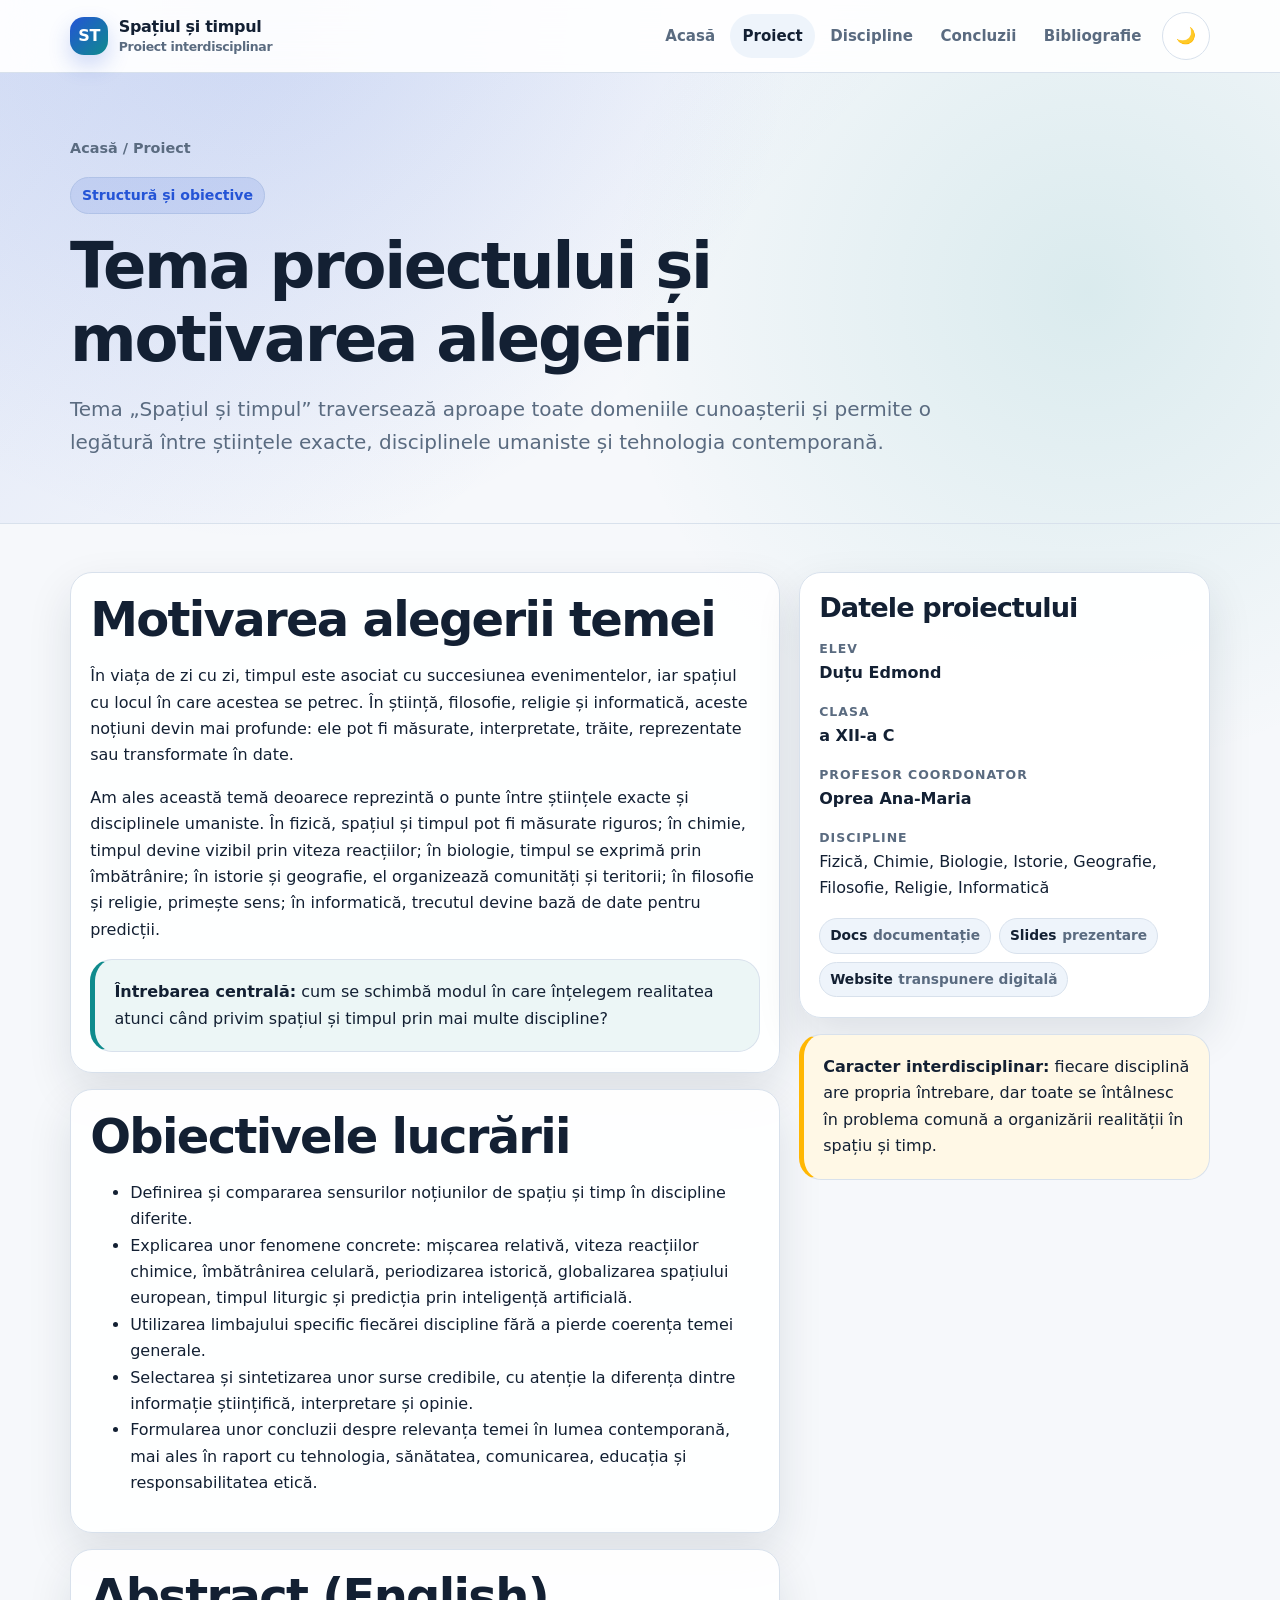
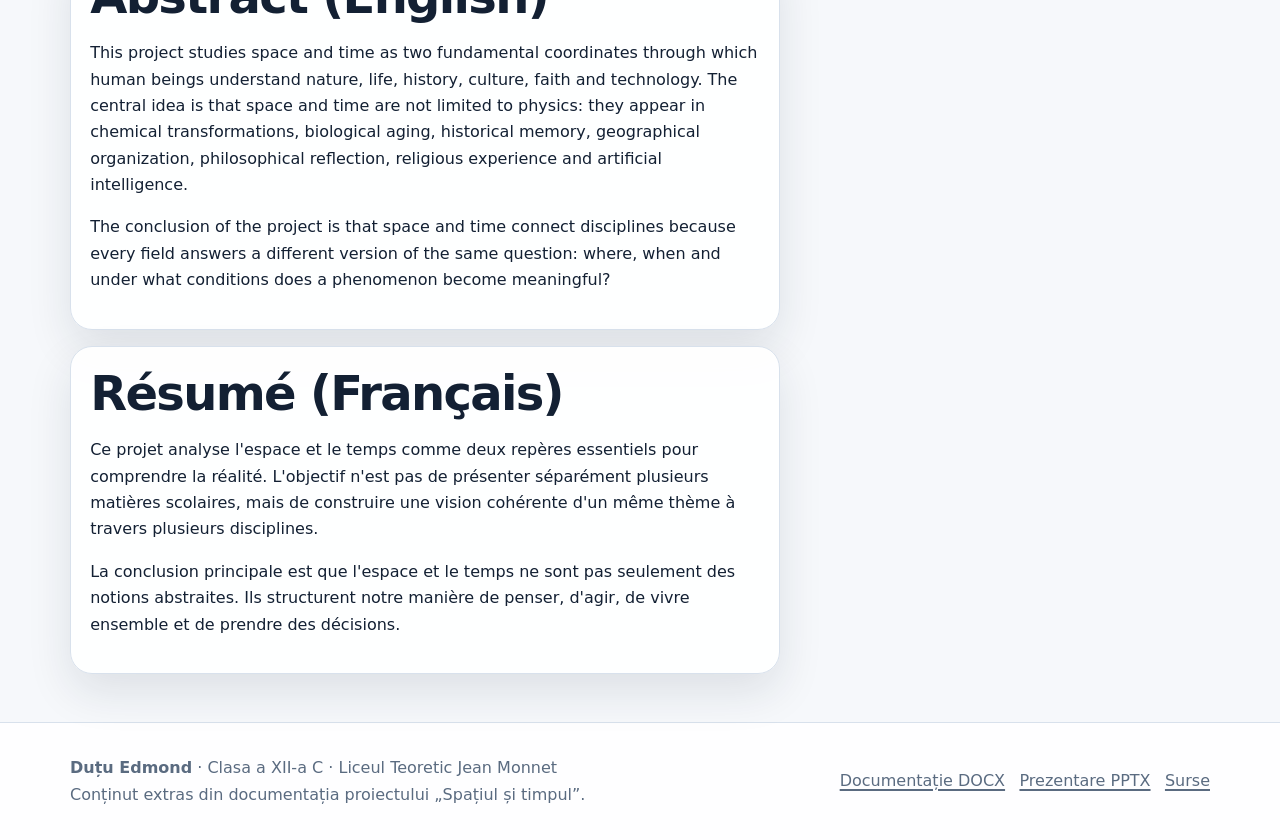
<file: proiect.html>
<!doctype html>
<html lang="ro">
<head>
  <meta charset="utf-8">
  <meta name="viewport" content="width=device-width, initial-scale=1">
  <title>Proiect | Spațiul și timpul</title>
  <meta name="description" content="Structura, motivația, obiectivele și rezumatele proiectului Spațiul și timpul.">
  <link rel="icon" href="favicon.svg" type="image/svg+xml">
  <link rel="stylesheet" href="style.css">
</head>
<body class="">
  <a class="skip-link" href="#continut">Sari la conținut</a>
  <div class="progress" data-progress aria-hidden="true"></div>
  <header class="site-header">
  <div class="header-inner">
    <a class="logo" href="index.html" aria-label="Pagina principală">
      <span class="logo-mark">ST</span>
      <span>Spațiul și timpul<small>Proiect interdisciplinar</small></span>
    </a>
    <div class="nav-controls">
      <nav id="nav" class="main-nav" data-nav aria-label="Navigație principală">
        <a href="index.html">Acasă</a>
        <a href="proiect.html">Proiect</a>
        <a href="discipline.html">Discipline</a>
        <a href="concluzii.html">Concluzii</a>
        <a href="bibliografie.html">Bibliografie</a>
      </nav>
      <button class="icon-button" type="button" data-theme-toggle aria-label="Comută tema">🌙</button>
      <button class="menu-button" type="button" data-menu-button aria-expanded="false" aria-controls="nav">Meniu</button>
    </div>
  </div>
</header>
  <main id="continut">
    <section class="page-hero">
  <div class="page-hero-inner">
    <div class="breadcrumb"><a href="index.html">Acasă</a> / Proiect</div>
    <span class="eyebrow">Structură și obiective</span>
    <h1 class="page-title">Tema proiectului și motivarea alegerii</h1>
    <p class="lead">Tema „Spațiul și timpul” traversează aproape toate domeniile cunoașterii și permite o legătură între științele exacte, disciplinele umaniste și tehnologia contemporană.</p>
  </div>
</section>

<section class="container two-col">
  <div>
    <article class="card">
      <h2>Motivarea alegerii temei</h2>
      <p>În viața de zi cu zi, timpul este asociat cu succesiunea evenimentelor, iar spațiul cu locul în care acestea se petrec. În știință, filosofie, religie și informatică, aceste noțiuni devin mai profunde: ele pot fi măsurate, interpretate, trăite, reprezentate sau transformate în date.</p>
      <p>Am ales această temă deoarece reprezintă o punte între științele exacte și disciplinele umaniste. În fizică, spațiul și timpul pot fi măsurate riguros; în chimie, timpul devine vizibil prin viteza reacțiilor; în biologie, timpul se exprimă prin îmbătrânire; în istorie și geografie, el organizează comunități și teritorii; în filosofie și religie, primește sens; în informatică, trecutul devine bază de date pentru predicții.</p>
      <div class="callout teal"><strong>Întrebarea centrală:</strong> cum se schimbă modul în care înțelegem realitatea atunci când privim spațiul și timpul prin mai multe discipline?</div>
    </article>

    <article class="card" style="margin-top:1rem">
      <h2>Obiectivele lucrării</h2>
      <ul>
        <li>Definirea și compararea sensurilor noțiunilor de spațiu și timp în discipline diferite.</li>
        <li>Explicarea unor fenomene concrete: mișcarea relativă, viteza reacțiilor chimice, îmbătrânirea celulară, periodizarea istorică, globalizarea spațiului european, timpul liturgic și predicția prin inteligență artificială.</li>
        <li>Utilizarea limbajului specific fiecărei discipline fără a pierde coerența temei generale.</li>
        <li>Selectarea și sintetizarea unor surse credibile, cu atenție la diferența dintre informație științifică, interpretare și opinie.</li>
        <li>Formularea unor concluzii despre relevanța temei în lumea contemporană, mai ales în raport cu tehnologia, sănătatea, comunicarea, educația și responsabilitatea etică.</li>
      </ul>
    </article>

    <article class="card" style="margin-top:1rem">
      <h2>Abstract (English)</h2>
      <p lang="en">This project studies space and time as two fundamental coordinates through which human beings understand nature, life, history, culture, faith and technology. The central idea is that space and time are not limited to physics: they appear in chemical transformations, biological aging, historical memory, geographical organization, philosophical reflection, religious experience and artificial intelligence.</p>
      <p lang="en">The conclusion of the project is that space and time connect disciplines because every field answers a different version of the same question: where, when and under what conditions does a phenomenon become meaningful?</p>
    </article>

    <article class="card" style="margin-top:1rem">
      <h2>Résumé (Français)</h2>
      <p lang="fr">Ce projet analyse l'espace et le temps comme deux repères essentiels pour comprendre la réalité. L'objectif n'est pas de présenter séparément plusieurs matières scolaires, mais de construire une vision cohérente d'un même thème à travers plusieurs disciplines.</p>
      <p lang="fr">La conclusion principale est que l'espace et le temps ne sont pas seulement des notions abstraites. Ils structurent notre manière de penser, d'agir, de vivre ensemble et de prendre des décisions.</p>
    </article>
  </div>

  <aside class="sticky-card">
    <div class="card">
      <h3>Datele proiectului</h3>
      <p><span class="meta-label">Elev</span><strong>Duțu Edmond</strong></p>
      <p><span class="meta-label">Clasa</span><strong>a XII-a C</strong></p>
      <p><span class="meta-label">Profesor coordonator</span><strong>Oprea Ana-Maria</strong></p>
      <p><span class="meta-label">Discipline</span>Fizică, Chimie, Biologie, Istorie, Geografie, Filosofie, Religie, Informatică</p>
      <div class="badge-row">
        <span class="badge"><strong>Docs</strong> documentație</span>
        <span class="badge"><strong>Slides</strong> prezentare</span>
        <span class="badge"><strong>Website</strong> transpunere digitală</span>
      </div>
    </div>
    <div class="callout accent" style="margin-top:1rem">
      <strong>Caracter interdisciplinar:</strong> fiecare disciplină are propria întrebare, dar toate se întâlnesc în problema comună a organizării realității în spațiu și timp.
    </div>
  </aside>
</section>
  </main>
  <footer class="footer">
  <div class="footer-inner">
    <div>
      <strong>Duțu Edmond</strong> · Clasa a XII-a C · Liceul Teoretic Jean Monnet<br>
      <span>Conținut extras din documentația proiectului „Spațiul și timpul”.</span>
    </div>
    <div class="footer-links">
      <a href="Proiect_Spatiul_si_Timpul_Dutu_Edmond.docx">Documentație DOCX</a>
      <a href="Prezentare_Spatiul_si_Timpul_Dutu_Edmond.pptx">Prezentare PPTX</a>
      <a href="bibliografie.html">Surse</a>
    </div>
  </div>
</footer>
  <script src="script.js"></script>
</body>
</html>
</file>
<file: style.css>
/* Website pentru proiectul interdisciplinar „Spațiul și timpul”
   Conținut: extras din documentația proiectului Duțu Edmond.
   Design: static, responsive, fără biblioteci externe. */

:root {
  color-scheme: light;
  --bg: #f6f8fb;
  --surface: #ffffff;
  --surface-soft: #eef4fb;
  --text: #132033;
  --muted: #5a6b80;
  --line: #d8e1ec;
  --brand: #2454d6;
  --brand-2: #0f8b8d;
  --brand-3: #663399;
  --accent: #ffb703;
  --danger: #b03060;
  --shadow: 0 18px 45px rgba(19, 32, 51, 0.11);
  --radius: 22px;
  --radius-small: 14px;
  --max: 1180px;
}

:root.dark {
  color-scheme: dark;
  --bg: #0b1020;
  --surface: #121a2c;
  --surface-soft: #18243a;
  --text: #eef4ff;
  --muted: #adbad0;
  --line: #28364f;
  --brand: #8ab4ff;
  --brand-2: #5bd1d7;
  --brand-3: #c4a7ff;
  --accent: #ffd166;
  --danger: #ff8fab;
  --shadow: 0 18px 45px rgba(0, 0, 0, 0.35);
}

* { box-sizing: border-box; }
html { scroll-behavior: smooth; }
body {
  margin: 0;
  background:
    radial-gradient(circle at 20% 0%, rgba(36, 84, 214, 0.12), transparent 34rem),
    radial-gradient(circle at 85% 12%, rgba(15, 139, 141, 0.12), transparent 30rem),
    var(--bg);
  color: var(--text);
  font-family: Inter, ui-sans-serif, system-ui, -apple-system, BlinkMacSystemFont, "Segoe UI", sans-serif;
  line-height: 1.65;
}

img, svg { max-width: 100%; }
a { color: var(--brand); text-decoration-thickness: 0.1em; text-underline-offset: 0.18em; }
a:hover { text-decoration-thickness: 0.16em; }
.skip-link {
  position: absolute;
  left: 1rem;
  top: -100px;
  background: var(--surface);
  color: var(--text);
  padding: 0.75rem 1rem;
  border: 2px solid var(--brand);
  border-radius: 999px;
  z-index: 999;
}
.skip-link:focus { top: 1rem; }

.progress {
  position: fixed;
  inset: 0 auto auto 0;
  height: 4px;
  width: 0;
  z-index: 1000;
  background: linear-gradient(90deg, var(--brand), var(--brand-2), var(--accent));
}

.site-header {
  position: sticky;
  top: 0;
  z-index: 900;
  border-bottom: 1px solid var(--line);
  background: color-mix(in srgb, var(--surface) 88%, transparent);
  backdrop-filter: blur(18px);
}
.header-inner {
  max-width: var(--max);
  margin: 0 auto;
  padding: 0.75rem 1.25rem;
  display: flex;
  align-items: center;
  justify-content: space-between;
  gap: 1rem;
}
.logo {
  display: inline-flex;
  align-items: center;
  gap: 0.65rem;
  color: var(--text);
  text-decoration: none;
  font-weight: 800;
  letter-spacing: -0.02em;
}
.logo-mark {
  width: 2.4rem;
  height: 2.4rem;
  display: grid;
  place-items: center;
  border-radius: 14px;
  background: linear-gradient(135deg, var(--brand), var(--brand-2));
  color: white;
  box-shadow: 0 10px 22px rgba(36, 84, 214, 0.22);
}
.logo small {
  display: block;
  color: var(--muted);
  font-weight: 600;
  font-size: 0.78rem;
  margin-top: -0.2rem;
}
.nav-controls {
  display: flex;
  align-items: center;
  gap: 0.55rem;
}
.main-nav {
  display: flex;
  align-items: center;
  gap: 0.2rem;
}
.main-nav a {
  color: var(--muted);
  text-decoration: none;
  padding: 0.62rem 0.76rem;
  border-radius: 999px;
  font-weight: 700;
  font-size: 0.94rem;
}
.main-nav a:hover,
.main-nav a.active {
  color: var(--text);
  background: var(--surface-soft);
}
.icon-button,
.menu-button {
  border: 1px solid var(--line);
  background: var(--surface);
  color: var(--text);
  border-radius: 999px;
  padding: 0.62rem 0.8rem;
  font: inherit;
  font-weight: 800;
  cursor: pointer;
}
.menu-button { display: none; }

.container {
  max-width: var(--max);
  margin: 0 auto;
  padding: 3rem 1.25rem;
}
.container.compact { padding-top: 2rem; }
.hero {
  padding: 5rem 1.25rem 3.5rem;
}
.hero-grid {
  max-width: var(--max);
  margin: 0 auto;
  display: grid;
  grid-template-columns: minmax(0, 1.08fr) minmax(280px, 0.92fr);
  gap: 2rem;
  align-items: center;
}
.eyebrow {
  display: inline-flex;
  align-items: center;
  gap: 0.45rem;
  color: var(--brand);
  background: color-mix(in srgb, var(--brand) 12%, transparent);
  border: 1px solid color-mix(in srgb, var(--brand) 22%, var(--line));
  padding: 0.36rem 0.68rem;
  border-radius: 999px;
  font-weight: 800;
  font-size: 0.88rem;
}
h1, h2, h3, h4 {
  line-height: 1.15;
  letter-spacing: -0.035em;
  margin: 0 0 1rem;
}
h1 {
  font-size: clamp(2.35rem, 7vw, 5.2rem);
  margin-top: 1rem;
  max-width: 10ch;
}
.page-title {
  font-size: clamp(2.2rem, 5vw, 4.1rem);
  max-width: 16ch;
}
h2 { font-size: clamp(1.8rem, 4vw, 3rem); }
h3 { font-size: clamp(1.25rem, 2.4vw, 1.7rem); }
p { margin: 0 0 1rem; }
.lead {
  font-size: clamp(1.08rem, 2vw, 1.25rem);
  color: var(--muted);
  max-width: 70ch;
}
.hero-actions {
  display: flex;
  flex-wrap: wrap;
  gap: 0.85rem;
  margin-top: 1.5rem;
}
.button {
  display: inline-flex;
  align-items: center;
  justify-content: center;
  gap: 0.45rem;
  border-radius: 999px;
  padding: 0.83rem 1.1rem;
  min-height: 44px;
  background: var(--brand);
  color: white;
  border: 1px solid color-mix(in srgb, var(--brand) 92%, black);
  text-decoration: none;
  font-weight: 800;
  box-shadow: 0 10px 25px rgba(36, 84, 214, 0.23);
}
.button.secondary {
  background: var(--surface);
  color: var(--text);
  border-color: var(--line);
  box-shadow: none;
}
.button.ghost {
  background: transparent;
  color: var(--brand);
  border-color: color-mix(in srgb, var(--brand) 40%, var(--line));
  box-shadow: none;
}
.meta-grid {
  display: grid;
  grid-template-columns: repeat(2, minmax(0, 1fr));
  gap: 0.8rem;
  margin-top: 2rem;
  max-width: 680px;
}
.meta-item,
.stat-card,
.card,
.callout,
.diagram-card,
.source-card,
.discipline-card,
.quote-card {
  border: 1px solid var(--line);
  background: color-mix(in srgb, var(--surface) 94%, transparent);
  border-radius: var(--radius);
  box-shadow: var(--shadow);
}
.meta-item {
  padding: 1rem;
}
.meta-label {
  display: block;
  color: var(--muted);
  font-size: 0.78rem;
  font-weight: 800;
  text-transform: uppercase;
  letter-spacing: 0.08em;
}
.meta-value { font-weight: 800; }

.visual-panel {
  position: relative;
  min-height: 440px;
  border-radius: 34px;
  padding: 1.2rem;
  background:
    linear-gradient(135deg, color-mix(in srgb, var(--brand) 16%, transparent), color-mix(in srgb, var(--brand-2) 10%, transparent)),
    var(--surface);
  border: 1px solid var(--line);
  box-shadow: var(--shadow);
  overflow: hidden;
}
.visual-panel::before {
  content: "";
  position: absolute;
  inset: -40px;
  background-image:
    linear-gradient(color-mix(in srgb, var(--brand) 18%, transparent) 1px, transparent 1px),
    linear-gradient(90deg, color-mix(in srgb, var(--brand) 18%, transparent) 1px, transparent 1px);
  background-size: 38px 38px;
  transform: perspective(720px) rotateX(58deg) rotateZ(-18deg) translateY(70px);
  opacity: 0.9;
}
.orbit {
  position: absolute;
  border: 1px solid color-mix(in srgb, var(--brand) 45%, transparent);
  border-radius: 50%;
  inset: 22%;
  animation: rotate 16s linear infinite;
}
.orbit.second { inset: 12%; animation-duration: 24s; animation-direction: reverse; }
.dot {
  position: absolute;
  width: 18px;
  height: 18px;
  border-radius: 999px;
  background: var(--accent);
  box-shadow: 0 0 0 10px color-mix(in srgb, var(--accent) 16%, transparent);
  left: 20%;
  top: 18%;
}
.visual-content {
  position: relative;
  z-index: 1;
  display: grid;
  height: 100%;
  min-height: 390px;
  place-items: end start;
}
.visual-card {
  width: min(100%, 420px);
  background: color-mix(in srgb, var(--surface) 86%, transparent);
  backdrop-filter: blur(16px);
  border: 1px solid var(--line);
  border-radius: 24px;
  padding: 1.1rem;
}
.visual-card strong { font-size: 1.25rem; }
@keyframes rotate { to { transform: rotate(360deg); } }

.section-head {
  display: flex;
  gap: 1rem;
  align-items: end;
  justify-content: space-between;
  margin-bottom: 1.4rem;
}
.section-head p { max-width: 72ch; color: var(--muted); }
.grid {
  display: grid;
  grid-template-columns: repeat(12, minmax(0, 1fr));
  gap: 1rem;
}
.card { padding: 1.2rem; }
.card.span-4 { grid-column: span 4; }
.card.span-6 { grid-column: span 6; }
.card.span-8 { grid-column: span 8; }
.card.span-12 { grid-column: span 12; }
.card.soft { background: var(--surface-soft); box-shadow: none; }
.stat-card {
  padding: 1.1rem;
  display: grid;
  gap: 0.2rem;
}
.stat-number {
  font-size: 2.1rem;
  line-height: 1;
  color: var(--brand);
  font-weight: 900;
  letter-spacing: -0.05em;
}
.stat-label { color: var(--muted); font-weight: 750; }
.badge-row {
  display: flex;
  flex-wrap: wrap;
  gap: 0.5rem;
}
.badge {
  display: inline-flex;
  align-items: center;
  gap: 0.35rem;
  border-radius: 999px;
  padding: 0.35rem 0.62rem;
  background: var(--surface-soft);
  color: var(--muted);
  border: 1px solid var(--line);
  font-weight: 800;
  font-size: 0.86rem;
}
.badge strong { color: var(--text); }

.table-wrap {
  overflow-x: auto;
  border-radius: var(--radius-small);
  border: 1px solid var(--line);
  background: var(--surface);
  margin: 1rem 0;
}
table {
  border-collapse: collapse;
  width: 100%;
  min-width: 640px;
}
th, td {
  padding: 0.85rem 0.9rem;
  border-bottom: 1px solid var(--line);
  vertical-align: top;
  text-align: left;
}
th {
  background: var(--surface-soft);
  color: var(--text);
  font-size: 0.9rem;
  letter-spacing: 0.02em;
}
tr:last-child td { border-bottom: 0; }

.callout {
  padding: 1.2rem;
  border-left: 5px solid var(--brand);
  background: color-mix(in srgb, var(--surface) 92%, var(--brand) 8%);
  box-shadow: none;
}
.callout.accent { border-left-color: var(--accent); background: color-mix(in srgb, var(--surface) 90%, var(--accent) 10%); }
.callout.teal { border-left-color: var(--brand-2); background: color-mix(in srgb, var(--surface) 92%, var(--brand-2) 8%); }

.page-hero {
  border-bottom: 1px solid var(--line);
  background: linear-gradient(135deg, color-mix(in srgb, var(--brand) 11%, transparent), transparent 52%);
}
.page-hero-inner {
  max-width: var(--max);
  margin: 0 auto;
  padding: 4rem 1.25rem 3rem;
}
.breadcrumb {
  color: var(--muted);
  font-weight: 800;
  font-size: 0.9rem;
  margin-bottom: 1rem;
}
.breadcrumb a { color: var(--muted); text-decoration: none; }

.two-col {
  display: grid;
  grid-template-columns: minmax(0, 0.95fr) minmax(280px, 0.55fr);
  gap: 1.2rem;
  align-items: start;
}
.sticky-card { position: sticky; top: 95px; }

.timeline {
  position: relative;
  display: grid;
  gap: 0.8rem;
  margin: 1rem 0;
}
.timeline::before {
  content: "";
  position: absolute;
  left: 1rem;
  top: 0.3rem;
  bottom: 0.3rem;
  width: 2px;
  background: var(--line);
}
.timeline-item {
  position: relative;
  padding-left: 2.7rem;
}
.timeline-item::before {
  content: "";
  position: absolute;
  left: 0.58rem;
  top: 0.35rem;
  width: 0.85rem;
  height: 0.85rem;
  border-radius: 999px;
  background: var(--brand);
  box-shadow: 0 0 0 5px color-mix(in srgb, var(--brand) 14%, transparent);
}
.timeline-item strong { display: block; }
.timeline-item span { color: var(--muted); }

.filter-bar {
  display: flex;
  flex-wrap: wrap;
  gap: 0.55rem;
  margin: 1.2rem 0 1.4rem;
}
.filter-button {
  border: 1px solid var(--line);
  background: var(--surface);
  color: var(--text);
  padding: 0.55rem 0.78rem;
  border-radius: 999px;
  font: inherit;
  font-weight: 800;
  cursor: pointer;
}
.filter-button[aria-pressed="true"],
.filter-button:hover {
  border-color: color-mix(in srgb, var(--brand) 50%, var(--line));
  background: color-mix(in srgb, var(--brand) 12%, var(--surface));
  color: var(--brand);
}
.discipline-grid {
  display: grid;
  grid-template-columns: repeat(2, minmax(0, 1fr));
  gap: 1.1rem;
}
.discipline-card {
  padding: 1.1rem;
  overflow: clip;
}
.discipline-card header {
  display: flex;
  justify-content: space-between;
  gap: 1rem;
  align-items: start;
  margin-bottom: 0.8rem;
}
.discipline-card h2 {
  font-size: 1.55rem;
  margin-bottom: 0.35rem;
}
.discipline-card .tag {
  white-space: nowrap;
  font-size: 0.78rem;
  font-weight: 900;
  padding: 0.25rem 0.55rem;
  border-radius: 999px;
  color: var(--brand);
  background: color-mix(in srgb, var(--brand) 11%, transparent);
  border: 1px solid color-mix(in srgb, var(--brand) 28%, var(--line));
}
.formula {
  display: block;
  margin: 1rem 0;
  padding: 0.9rem 1rem;
  border-radius: 16px;
  background: #101828;
  color: #f9fafb;
  font-family: ui-monospace, SFMono-Regular, Menlo, Consolas, monospace;
  overflow-x: auto;
}
:root.dark .formula { background: #060914; }
.details {
  border-top: 1px solid var(--line);
  margin-top: 1rem;
  padding-top: 0.75rem;
}
details summary {
  cursor: pointer;
  font-weight: 900;
  color: var(--brand);
}
.hidden-card { display: none !important; }

.diagram-card {
  padding: 1rem;
  box-shadow: none;
  background: var(--surface);
}
.diagram-caption {
  margin: 0.5rem 0 0;
  color: var(--muted);
  font-size: 0.88rem;
  text-align: center;
}

.quote-card {
  padding: 1.4rem;
  background: linear-gradient(135deg, color-mix(in srgb, var(--brand-3) 10%, var(--surface)), var(--surface));
}
.quote-card blockquote {
  margin: 0;
  font-size: clamp(1.15rem, 2vw, 1.55rem);
  line-height: 1.45;
  font-weight: 800;
  letter-spacing: -0.02em;
}
.quote-card cite {
  display: block;
  margin-top: 1rem;
  color: var(--muted);
  font-style: normal;
}

.source-list {
  display: grid;
  gap: 0.85rem;
  padding: 0;
  list-style: none;
}
.source-card {
  padding: 1rem;
  box-shadow: none;
}
.source-card strong { display: block; }
.source-card em { color: var(--text); }
.source-card .source-link {
  word-break: break-word;
  font-size: 0.94rem;
}

.footer {
  border-top: 1px solid var(--line);
  background: color-mix(in srgb, var(--surface) 90%, transparent);
}
.footer-inner {
  max-width: var(--max);
  margin: 0 auto;
  padding: 2rem 1.25rem;
  display: grid;
  grid-template-columns: minmax(0, 1fr) auto;
  gap: 1rem;
  align-items: center;
  color: var(--muted);
}
.footer a { color: var(--muted); }
.footer-links { display: flex; gap: 0.9rem; flex-wrap: wrap; justify-content: end; }

.print-note {
  display: none;
}

@media (max-width: 920px) {
  .hero-grid, .two-col { grid-template-columns: 1fr; }
  .visual-panel { min-height: 360px; }
  .visual-content { min-height: 310px; }
  .card.span-4, .card.span-6, .card.span-8 { grid-column: span 12; }
  .discipline-grid { grid-template-columns: 1fr; }
  .sticky-card { position: static; }
}

@media (max-width: 760px) {
  .menu-button { display: inline-flex; }
  .main-nav {
    position: absolute;
    left: 1rem;
    right: 1rem;
    top: calc(100% + 0.45rem);
    padding: 0.7rem;
    background: var(--surface);
    border: 1px solid var(--line);
    border-radius: 22px;
    box-shadow: var(--shadow);
    display: none;
    flex-direction: column;
    align-items: stretch;
  }
  .main-nav.open { display: flex; }
  .main-nav a { border-radius: 14px; }
  .header-inner { padding-inline: 1rem; }
  .meta-grid { grid-template-columns: 1fr; }
  .section-head { display: block; }
  .hero { padding-top: 3.5rem; }
  .footer-inner { grid-template-columns: 1fr; }
  .footer-links { justify-content: start; }
  table { min-width: 560px; }
}

@media print {
  .site-header, .progress, .hero-actions, .filter-bar, .footer-links, .icon-button, .menu-button { display: none !important; }
  body { background: white; color: #111; font-size: 11pt; }
  .container, .page-hero-inner { max-width: none; padding: 1rem 0; }
  .card, .callout, .discipline-card, .source-card, .quote-card, .diagram-card { box-shadow: none; break-inside: avoid; }
  a { color: #111; text-decoration: none; }
  .print-note { display: block; }
}
</file>
